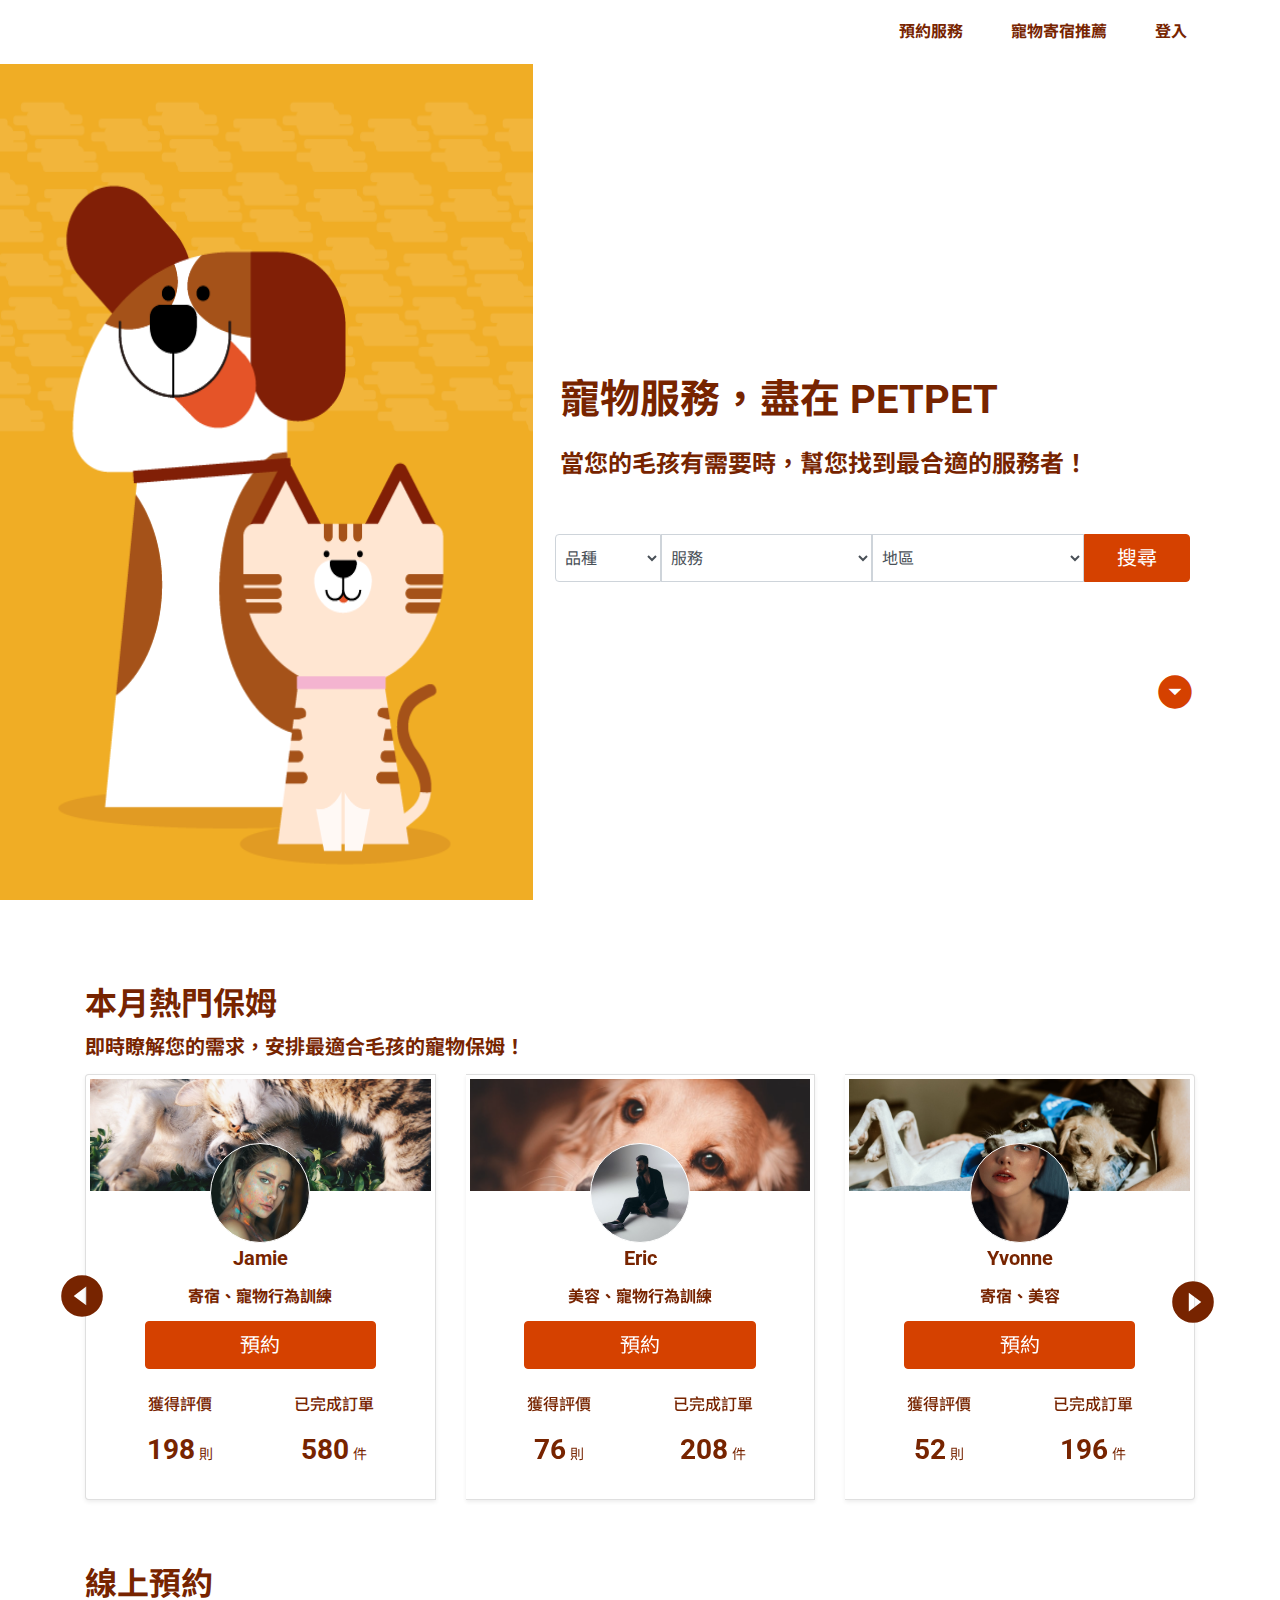
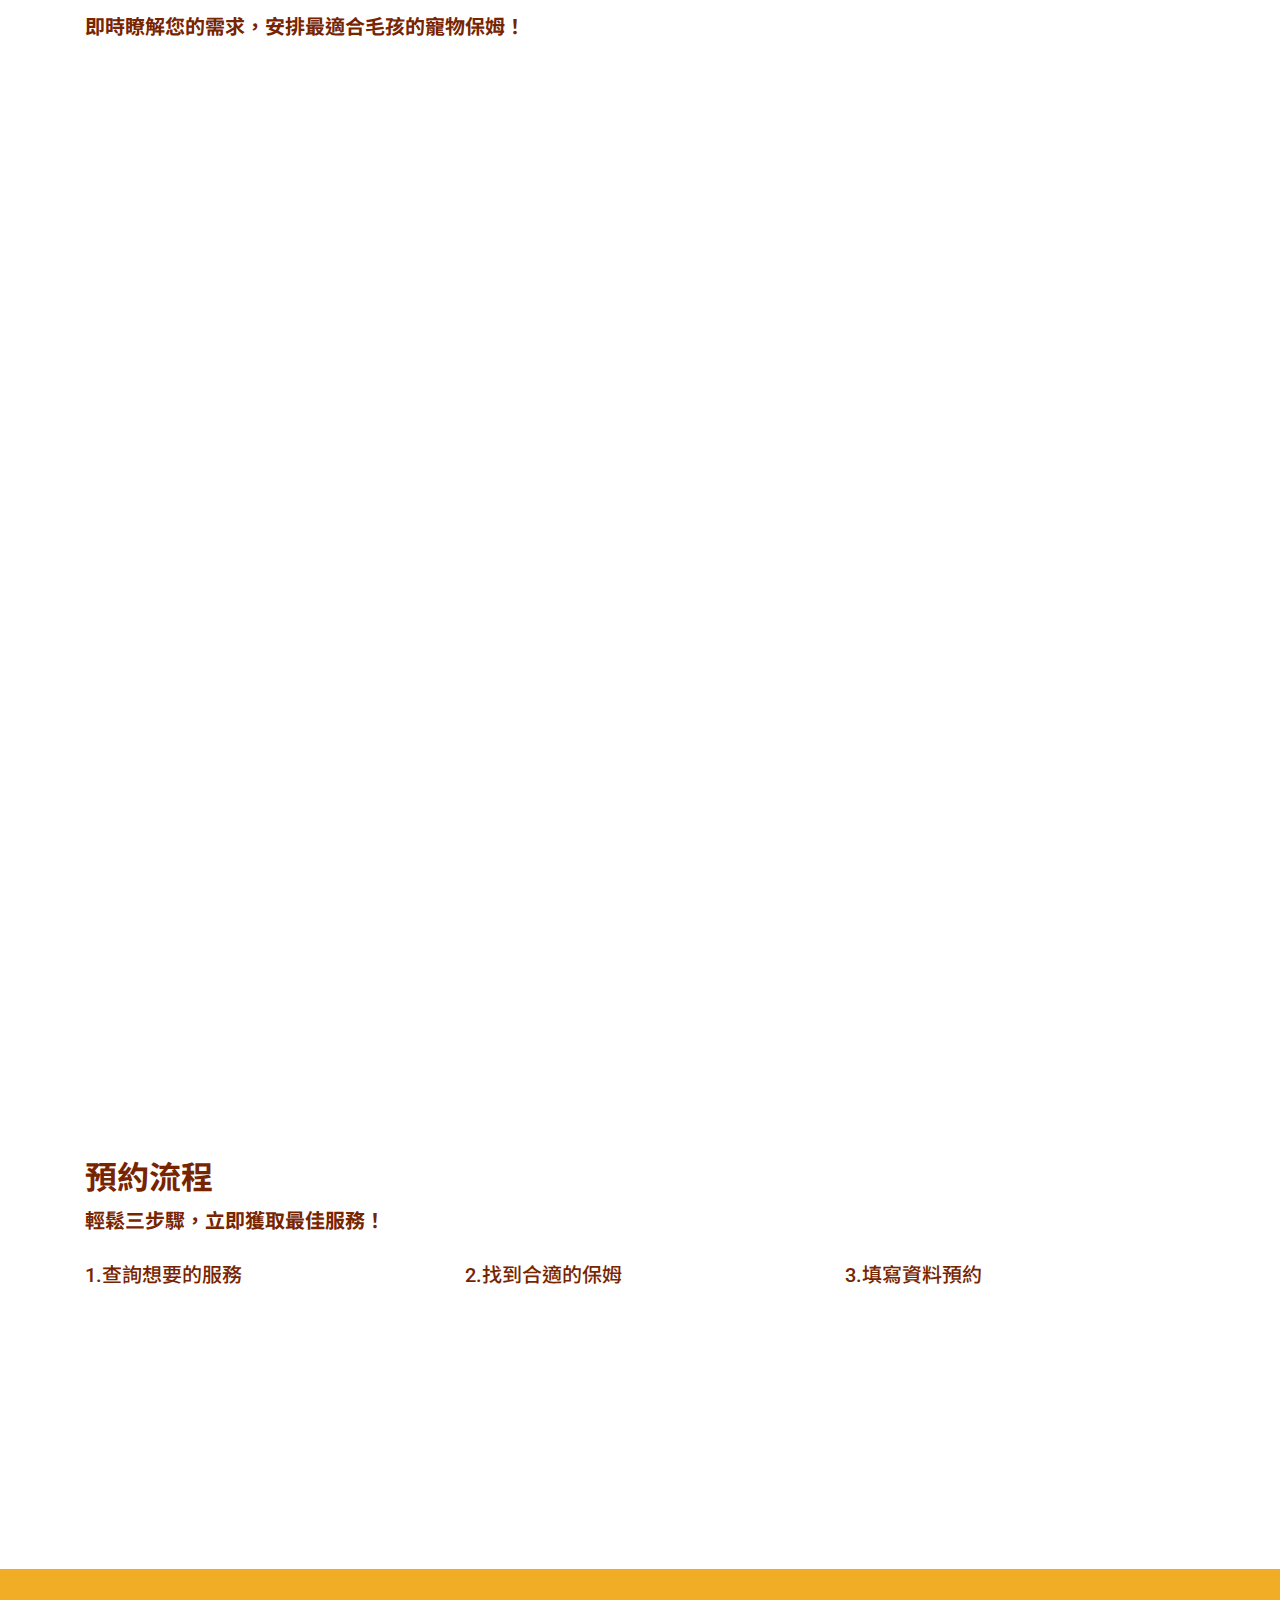
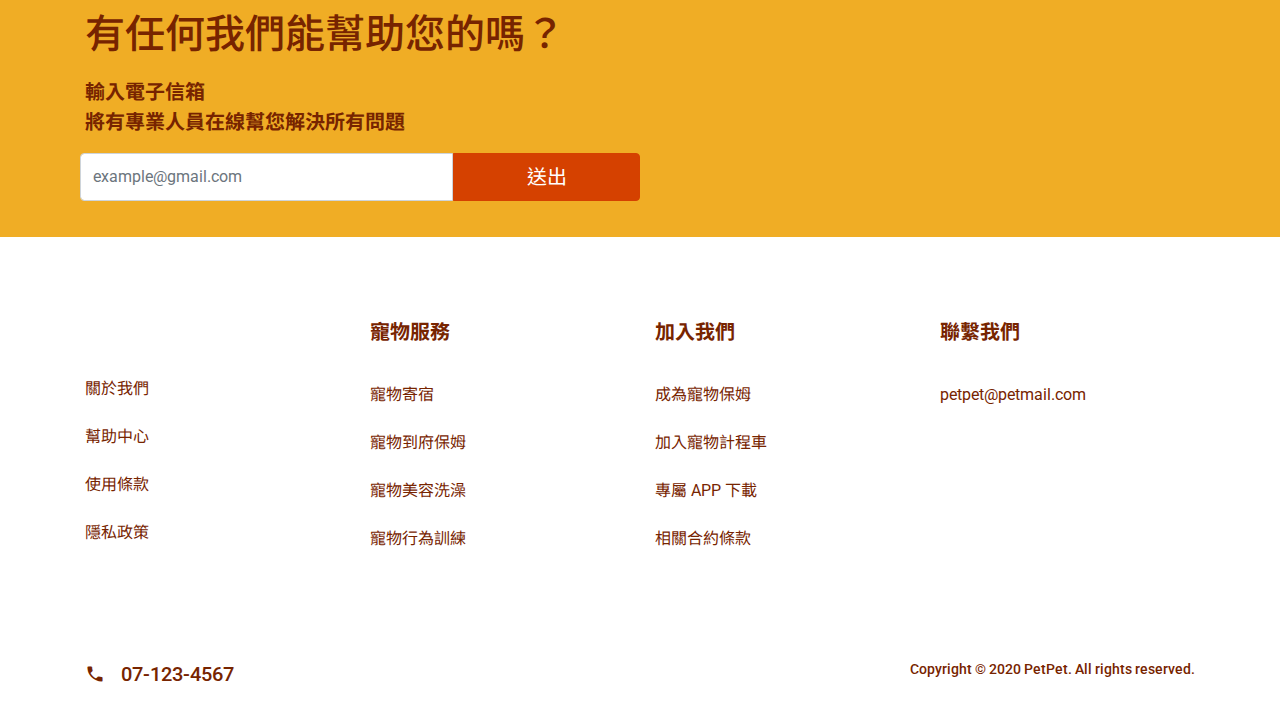
<file: index.html>
<!DOCTYPE html>
<html lang="en">

<head>
  <meta charset="UTF-8">
  <meta name="viewport" content="width=device-width, initial-scale=1.0">
  <meta http-equiv="X-UA-Compatible" content="ie=edge">
  <title>index</title>
  <link rel="stylesheet" href="https://cdnjs.cloudflare.com/ajax/libs/font-awesome/5.13.0/css/all.min.css" />
  <link href="https://fonts.googleapis.com/icon?family=Material+Icons" rel="stylesheet">
  <link rel="stylesheet" href="https://unpkg.com/aos@next/dist/aos.css"/>
  <link rel="stylesheet" href="https://unpkg.com/swiper/swiper-bundle.min.css"> 
  <link rel="stylesheet" href="./assets/style/all.css">
</head>

<body>

<nav class="navbar navbar-expand-md bg-white sticky-top px-0 py-0">
  <div class="container-md d-flex justify-content-center justify-content-md-between position-relative">
    <h1><a class="navbar-logo" href="./index.html">PETPET</a></h1>
    <button class="navbar-icon navbar-toggler position-absolute" type="button" data-toggle="collapse" data-target="#navbarContent"
      aria-controls="navbarSupportedContent" aria-expanded="false" aria-label="Toggle navigation">
      <div>
        <span class="toggler-bar toggler-bar-top"></span>
        <span class="toggler-bar toggler-bar-middle"></span>
        <span class="toggler-bar toggler-bar-bottom"></span>
      </div>
    </button>
    <div class="collapse navbar-collapse" id="navbarContent">
      <ul class="navbar-nav ml-auto">
        <li class="nav-item mr-md-9">
          <a class="nav-link h5 text-center text-success font-weight-bolder py-5 py-md-6" href="./detail.html">預約服務</a>
        </li>
        <li class="nav-item mr-md-9">
          <a class="nav-link h5 text-center text-success font-weight-bolder py-5 py-md-6" href="./service.html">寵物寄宿推薦</a>
        </li>
        
          <li class="nav-item">
    <a class="nav-link h5 text-center text-success font-weight-bolder py-5 py-md-6" href="./login.html">登入</a>
</li>
        
      </ul>
    </div>
  </div>
</nav>


<header class="position-relative d-flex mb-13">
  <div class="header-choose container-md container-fluid">
    <div class="row align-items-center">
      <div class="header-log col-lg-5 col-md-4 col-sm-7 mx-auto px-md-0 mb-4 mb-sm-7 mb-md-0">
        <img class="header-img w-100" src="./assets/images/index-1.png" alt="">
      </div>
      <div class="col-lg-7 col-md-8 offset-md-4 offset-lg-5 d-flex flex-column align-items-center align-items-md-start">
        <h2 class="header-title text-success font-weight-bolder mb-md-5 mb-3">寵物服務，盡在 PETPET</h2>
        <div class="d-md-flex d-block">
          <p class="header-text text-success font-weight-bolder mb-md-12">當您的毛孩有需要時，</p>
          <p class="header-text text-success font-weight-bolder mb-md-12 mb-sm-6 mb-4">幫您找到最合適的服務者！</p>
        </div>
        <form class="form-row flex-column align-items-center flex-md-row w-100">       
          <select id="List" class="form-l form-right-0 form-control col-md-2 col-sm-8 col-12 mb-4">
            <option selected>品種</option>
            <option>狗</option>
            <option>貓</option>
          </select>
          <select id="Service" class="form-l form-right-0 form-control col-md-4 col-sm-8 col-12 mb-4">
            <option selected>服務</option>
            <option>寵物寄宿</option>
            <option>寵物到府保姆</option>
            <option>寵物美容洗澡</option>
            <option>寵物行為訓練</option>
          </select>
          <select id="State" class="form-l form-right-0 form-control col-md-4 col-sm-8 col-12 mb-4">
            <option selected>地區</option>
            <option>前鎮區</option>
            <option>鳳山區</option>
            <option>三民區</option>
          </select>
          <button type="submit" class="btn-left-0 btn btn-warning col-md-2 col-sm-8 col-12 mb-4">搜尋</button>
        </form>
        <a href="#Babysitter" class="header-top position-absolute material-icons h1 text-warning d-sm-block d-none">arrow_drop_down_circle</a>
      </div>
    </div>
  </div>
</header>

<!--- 熱門保姆 --->
<section id="Babysitter" class="baby mt-md-15 mb-11 mb-md-13 mb-lg-15">
  <div class="container text-success position-relative"> 
     <!-- Add Arrows -->
    <div class="swiper-button-next material-icons d-md-block d-none position-absolute">
      play_circle_filled
    </div>
    <div class="swiper-button-prev material-icons d-md-block d-none position-absolute">
      play_circle_filled
    </div>
    <h2 class="font-weight-bolder mb-1">本月熱門保姆</h2>
    <p class="h5 font-weight-bolder mb-4">即時瞭解您的需求，安排最適合毛孩的寵物保姆！</p>

    <!-- Swiper -->
    <div class="swiper-container">
      <div class="swiper-wrapper">
        <ul  class="swiper-slide card-group d-flex flex-md-row flex-column">
          <li class="shadow-sm card position-relative">
            <img class="baby-pic card-img-top p-1 mb-8" src="./assets/images/index-2.jpeg" alt="...">
            <img class="baby-photo position-absolute" src="./assets/images/person-1.png" alt="...">
            <div class="card-body">
              <h5 class="card-title font-weight-bolder">Jamie</h5>
              <p class="card-text h6 font-weight-bolder mb-4">寄宿、寵物行為訓練</p>
              <a href="./detail.html" class="btn btn-warning mb-7 w-75">預約</a>
              <ul class="d-flex justify-content-around">
                <li>
                  <p class="h6 mb-4">獲得評價</p>
                  <p><span class="h3 font-weight-bolder mr-1">198</span><span class="h7">則</span></p>
                </li>
                <li>
                  <p class="h6 mb-4">已完成訂單</p>
                  <p><span class="h3 font-weight-bolder mr-1">580</span><span class="h7">件</span></p>
                </li>
              </ul>
            </div>
          </li>
          <li class="shadow-sm card position-relative">
            <img class="baby-pic baby-pic-dog card-img-top p-1 mb-8" src="./assets/images/index-3.jpeg" alt="...">
            <img class="baby-photo position-absolute" src="./assets/images/person-2.png" alt="...">
            <div class="card-body">
              <h5 class="card-title font-weight-bolder">Eric</h5>
              <p class="card-text h6 font-weight-bolder mb-4">美容、寵物行為訓練</p>
              <a href="./detail.html" class="btn btn-warning mb-7 w-75">預約</a>
              <ul class="d-flex justify-content-around">
                <li>
                  <p class="h6 mb-4">獲得評價</p>
                  <p><span class="h3 font-weight-bolder mr-1">76</span><span class="h7">則</span></p>
                </li>
                <li>
                  <p class="h6 mb-4">已完成訂單</p>
                  <p><span class="h3 font-weight-bolder mr-1">208</span><span class="h7">件</span></p>
                </li>
              </ul>
            </div>
          </li>
          <li class="shadow-sm card position-relative">
            <img class="baby-pic card-img-top p-1 mb-8" src="./assets/images/index-4.jpeg" alt="...">
            <img class="baby-photo position-absolute" src="./assets/images/person-3.png" alt="...">
            <div class="card-body">
              <h5 class="card-title font-weight-bolder">Yvonne</h5>
              <p class="card-text h6 font-weight-bolder mb-4">寄宿、美容</p>
              <a href="./detail.html" class="btn btn-warning mb-7 w-75">預約</a>
              <ul class="d-flex justify-content-around">
                <li>
                  <p class="h6 mb-4">獲得評價</p>
                  <p><span class="h3 font-weight-bolder mr-1">52</span><span class="h7">則</span></p>
                </li>
                <li>
                  <p class="h6 mb-4">已完成訂單</p>
                  <p><span class="h3 font-weight-bolder mr-1">196</span><span class="h7">件</span></p>
                </li>
              </ul>
            </div>
          </li>
        </ul>
      </div>
    </div>
  </div>
</section>

<!--- 線上預約 --->
<section class="mb-lg-15 mb-md-13 mb-11">
  <div class="container-md container-fluid text-success">
    <h2 class="font-weight-bolder mb-1">線上預約</h2>
    <p class="h5 font-weight-bolder mb-4">即時瞭解您的需求，安排最適合毛孩的寵物保姆！</p>
    <ul class="menu d-sm-flex">
      <li class="menu__link mr-sm-2 position-relative mb-2" data-aos="fade-up" data-aos-offset="200" data-aos-duration="500" data-aos-delay="0">
        <div class="menu__pic--1 radius-m"></div>
        <a href="service.html" class="menu__text w-100 font-weight-bolder text-white h4 d-flex align-items-center justify-content-center radius-m">寵物寄宿</a>
      </li>
      <li class="menu__link mr-sm-2 position-relative mb-2" data-aos="fade-up" data-aos-offset="200" data-aos-duration="500" data-aos-delay="150">
        <div class="menu__pic--2 radius-m"></div>
        <a href="service.html" class="menu__text w-100 font-weight-bolder text-white h4 d-flex align-items-center justify-content-center radius-m">寵物美容</a>
      </li>
      <li class="menu__link--m mr-sm-2 mb-2" data-aos="fade-up" data-aos-offset="200" data-aos-duration="500" data-aos-delay="300">
        <div class="menu__pic--3 radius-m mb-md-2 position-relative mb-2">
          <a href="service.html" class="menu__text w-100 font-weight-bolder text-white h4 d-flex align-items-center justify-content-center radius-m">到府照顧</a>
        </div>
        <div class="menu__pic--4 radius-m position-relative">
          <a href="service.html" class="menu__text w-100 font-weight-bolder text-white h4 d-flex align-items-center justify-content-center radius-m">遛狗保姆</a>
        </div>
      </li>
      <li class="menu__link position-relative mb-2" data-aos="fade-up" data-aos-offset="200" data-aos-duration="500" data-aos-delay="450">
        <div class="menu__pic--5 radius-m"></div>
        <a href="service.html" class="menu__text w-100 font-weight-bolder text-white h4 d-flex align-items-center justify-content-center radius-m">行為訓練</a>
      </li>
    </ul>
  </div>
</section>

<!--- 寵物數量 --->
<section class="banner mb-lg-15 mb-md-13 mb-11">
  <div class="container-md container-fluid h-100 pt-14 pt-md-0">
    <div class="text-white d-flex flex-column justify-content-md-center h-100"> 
      <p2 class="num-title font-weight-bolder align-self-center align-self-md-start">PETPET目前已有</p2>
      <ul class="row mt-12 mt-md-16">
        <li class="num-line col-lg-3 col-md-4 offset-md-0 col-6 offset-3 pl-sm-5 pl-md-9 position-relative mb-15">
          <p class="display5 font-weight-bolder">5278</p>
          <p class="num-text">人使用 PETPET</p>
        </li>
        <li class="num-line col-lg-3 col-md-4 offset-md-0 col-6 offset-3 pl-sm-5 pl-md-9 position-relative mb-15">
          <p class="display5 font-weight-bolder">580</p>
          <p class="num-text">人成為寵物保母</p>
        </li>
        <li class="num-line col-lg-3 col-md-4 offset-md-0 col-6 offset-3 pl-sm-5 pl-md-9 position-relative">
          <p class="display5 font-weight-bolder">10000+</p>
          <p class="num-text">已完成服務</p>
        </li>
        <li class="col-3"></li>
      </ul>
    </div>
  </div>
</section>

<!--- 預約流程 --->
<section class="container-md container-fluid text-success mb-lg-15 mb-13">
  <h2 class="font-weight-bolder mb-1">預約流程</h2>
  <p class="h5 font-weight-bolder mb-7">輕鬆三步驟，立即獲取最佳服務！</p>
  <ul class="row flex-sm-row flex-column">
    <li class="col-sm-4 col-12 mb-9">
      <p class="h5 mb-2">1.查詢想要的服務</p>
      <img class="mx-auto" src="./assets/images/index-10.png" alt="" data-aos="flip-right" data-aos-delay="100" data-aos-duration="1000">
    </li>
    <li class="col-sm-4 col-12 mb-9">
      <p class="h5 mb-2">2.找到合適的保姆</p>
      <img class="mx-auto" src="./assets/images/index-11.png" alt="" data-aos="flip-right" data-aos-delay="150" data-aos-duration="1000">
    </li>
    <li class="col-sm-4 col-12">
      <p class="h5 mb-2">3.填寫資料預約</p>
      <img class="mx-auto" src="./assets/images/index-12.png" alt="" data-aos="flip-right" data-aos-delay="300" data-aos-duration="1000">
    </li>
  </ul>
</section>




  <div class="subscribe bg-primary">  
    <div class="container-md container-fluid text-success font-weight-bolder py-10">
        <h4 class="subscribe-title mb-4">有任何我們能幫助您的嗎？</h4>
        <form>
            <label class="subscribe-label lh-1 mb-5" for="CustomUsermail">輸入電子信箱<br> 將有專業人員在線幫您解決所有問題</label>
            <div class="form-row">
                <input type="text" class="form-right-0 form-l form-control col col-lg-4 pl-4" id="CustomUsermail" placeholder="example@gmail.com" required>
                <button class="btn-left-0 btn btn-warning col-5 col-lg-2" type="submit">送出</button>
            </div>
        </form>
    </div>
</div>
<footer class="subscribe bg-white">  
    <div class="container-md container-fluid pt-md-13 pb-8">
        <div class="row mb-md-16">
            <ul class="col-3">
                <li><h4><a class="footer-logo navbar-logo mb-md-5" href="./index.html">PETPET</a></h4></li>
                <li><a class="footer-link mb-7 d-none d-md-block" href="#">關於我們</a></li>
                <li><a class="footer-link mb-7 d-none d-md-block" href="#">幫助中心</a></li>
                <li><a class="footer-link mb-7 d-none d-md-block" href="#">使用條款</a></li>
                <li><a class="footer-link d-none d-md-block" href="#">隱私政策</a></li>
            </ul>
            <ul class="col-3 d-none d-md-block">
                <li><h4 class="h5 text-success font-weight-bolder py-6 mb-5">寵物服務</h4></li>
                <li><a class="footer-link mb-7" href="#">寵物寄宿</a></li>
                <li><a class="footer-link mb-7" href="#">寵物到府保姆</a></li>
                <li><a class="footer-link mb-7" href="#">寵物美容洗澡</a></li>
                <li><a class="footer-link" href="#">寵物行為訓練</a></li>
            </ul>
            <ul class="col-3 d-none d-md-block">
                <li><h4 class="h5 text-success font-weight-bolder py-6 mb-5">加入我們</h4></li>
                <li><a class="footer-link mb-7" href="#">成為寵物保姆</a></li>
                <li><a class="footer-link mb-7" href="#">加入寵物計程車</a></li>
                <li><a class="footer-link mb-7" href="#">專屬 APP 下載</a></li>
                <li><a class="footer-link" href="#">相關合約條款</a></li>
            </ul>
            <ul class="col-3 d-none d-md-block">
                <li><h4 class="h5 text-success font-weight-bolder py-6 mb-5">聯繫我們</h4></li>
                <li><a class="footer-link mb-7" href="mailto:petpet@petmail.com">petpet@petmail.com</a></li>
            </ul>
        </div>
        <div class="footer-tel d-flex justify-content-between">
            <a href="tel:+886-7-1234567" class="d-none d-md-block">
                <span class="material-icons h5 text-success mr-4">local_phone</span>
                <span class="h5 text-success">07-123-4567</span>
            </a>
            <h6 class="h7 text-success">Copyright © 2020 PetPet. All rights reserved.</h6>
        </div>
    </div>
</footer>




  <script src="https://code.jquery.com/jquery-3.3.1.slim.min.js"
  integrity="sha384-q8i/X+965DzO0rT7abK41JStQIAqVgRVzpbzo5smXKp4YfRvH+8abtTE1Pi6jizo"
  crossorigin="anonymous"></script>
  <script src="https://unpkg.com/aos@next/dist/aos.js"></script>
  <script src="https://unpkg.com/swiper/swiper-bundle.min.js"></script>
  <script src="./assets/js/vendors.js"></script>
  <script src="./assets/js/all.js"></script>
</body>

</html>
</file>
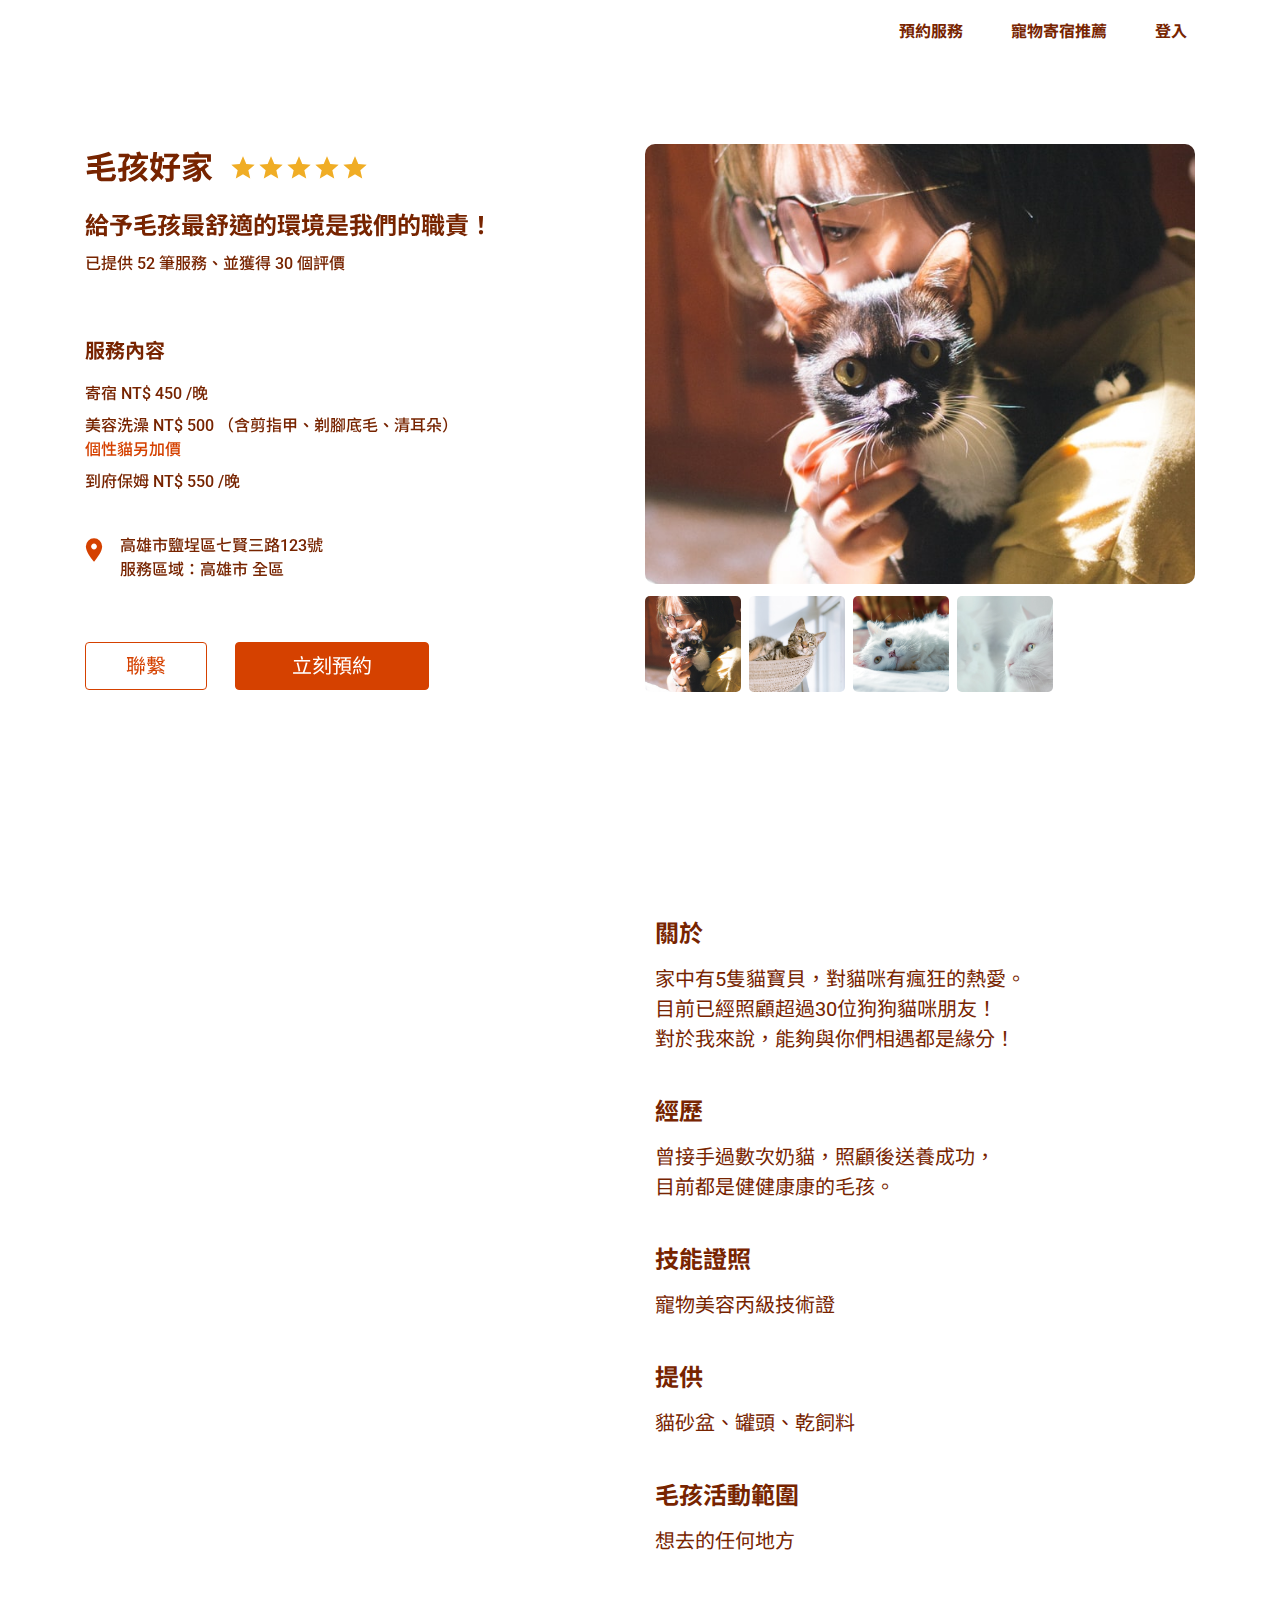
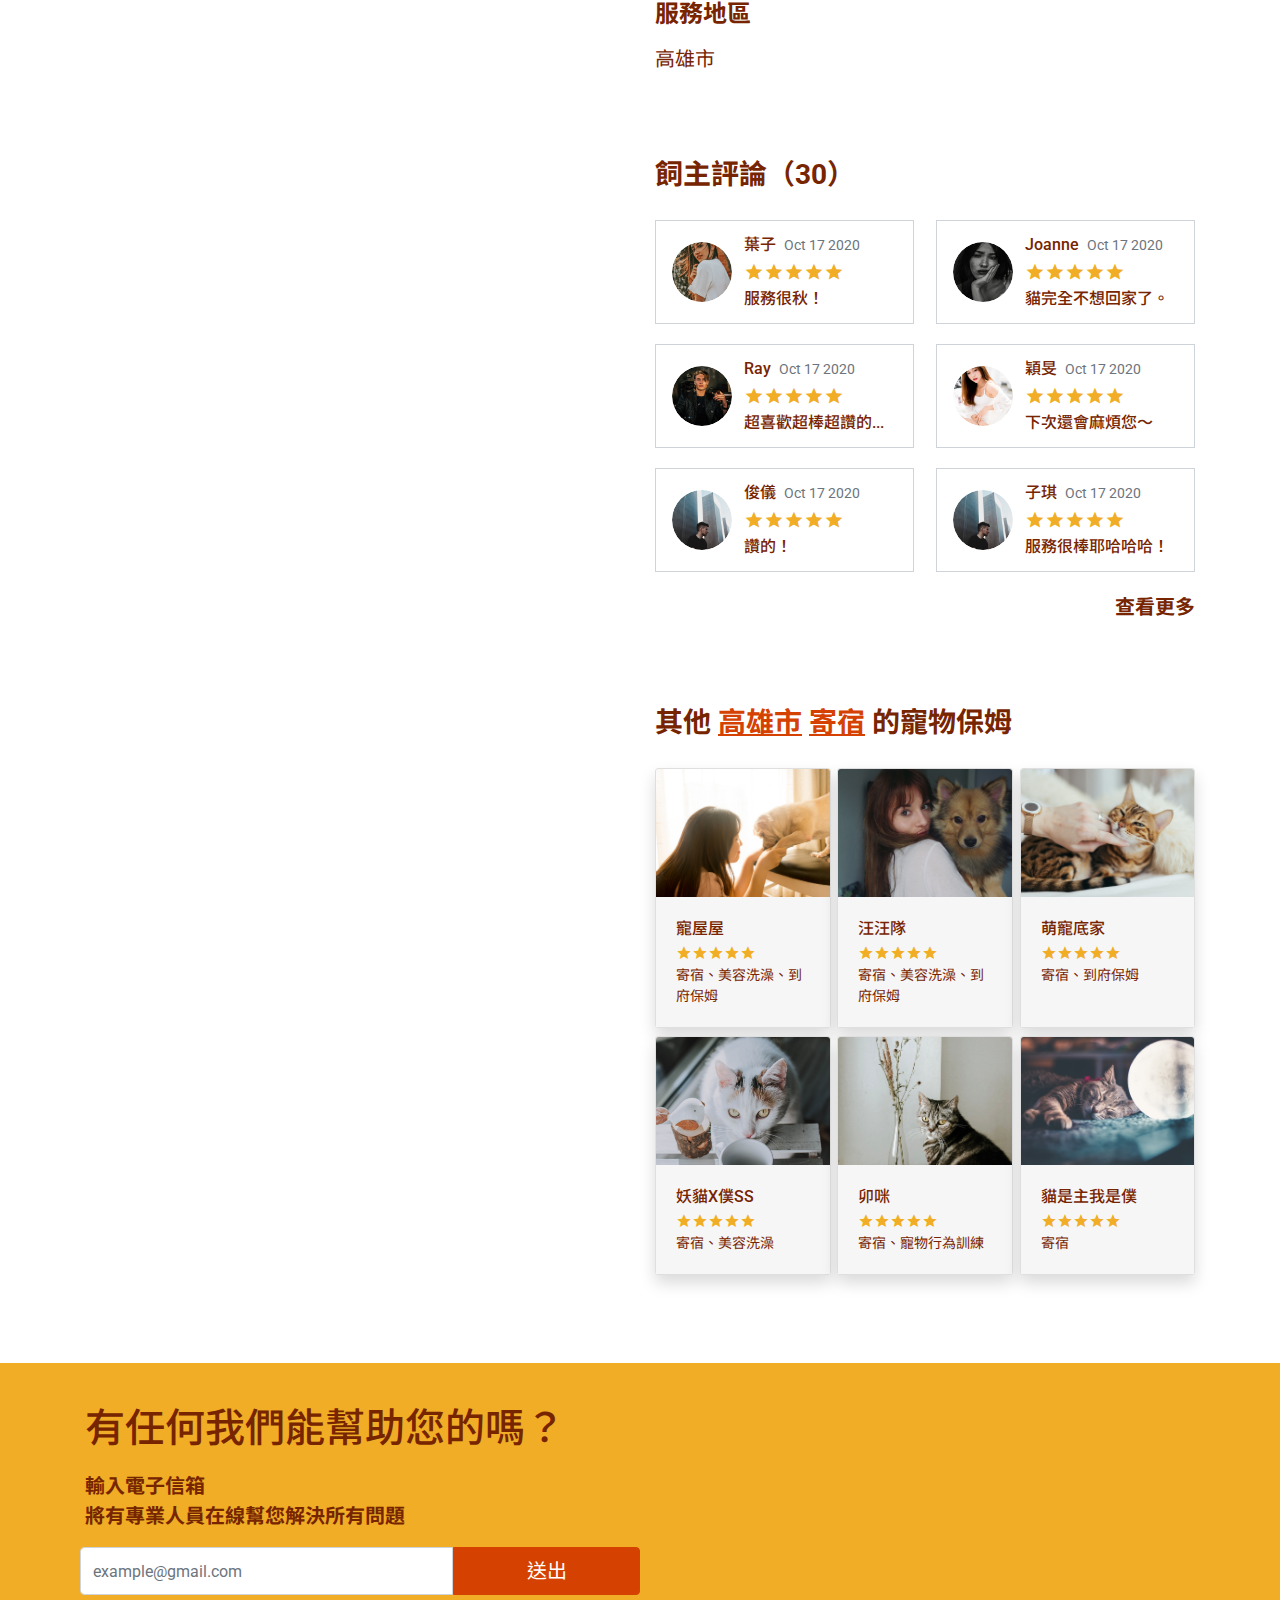
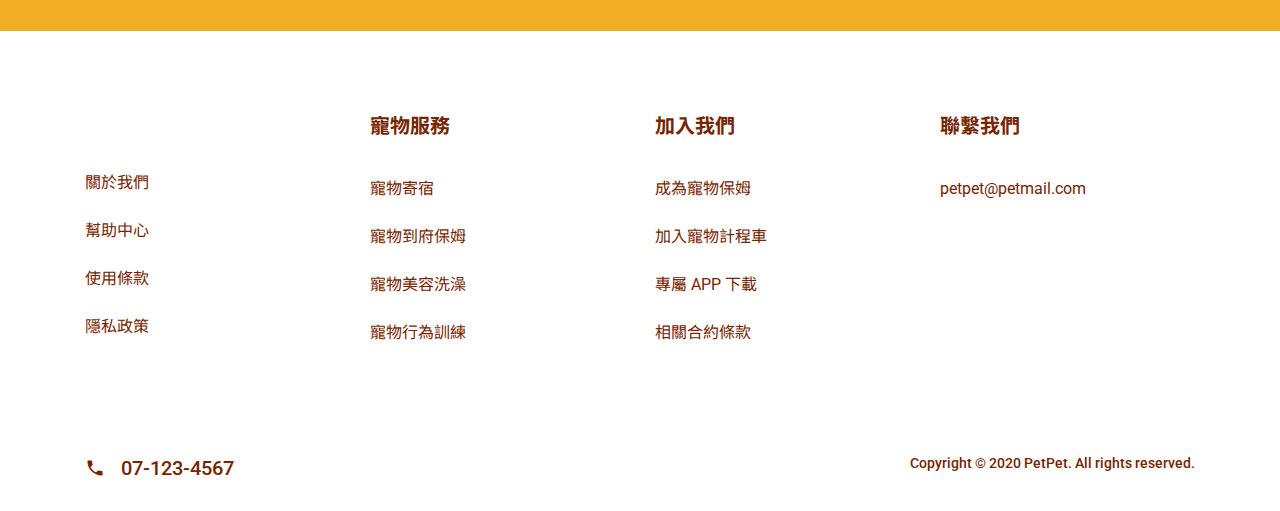
<file: detail.html>
<!DOCTYPE html>
<html lang="en">

<head>
  <meta charset="UTF-8">
  <meta name="viewport" content="width=device-width, initial-scale=1.0">
  <meta http-equiv="X-UA-Compatible" content="ie=edge">
  <title>detail</title>
  <link rel="stylesheet" href="https://cdnjs.cloudflare.com/ajax/libs/font-awesome/5.13.0/css/all.min.css" />
  <link href="https://fonts.googleapis.com/icon?family=Material+Icons" rel="stylesheet">
  <link rel="stylesheet" href="https://unpkg.com/aos@next/dist/aos.css"/>
  <link rel="stylesheet" href="https://unpkg.com/swiper/swiper-bundle.min.css"> 
  <link rel="stylesheet" href="./assets/style/all.css">
</head>

<body>

<nav class="navbar navbar-expand-md bg-white sticky-top px-0 py-0">
  <div class="container-md d-flex justify-content-center justify-content-md-between position-relative">
    <h1><a class="navbar-logo" href="./index.html">PETPET</a></h1>
    <button class="navbar-icon navbar-toggler position-absolute" type="button" data-toggle="collapse" data-target="#navbarContent"
      aria-controls="navbarSupportedContent" aria-expanded="false" aria-label="Toggle navigation">
      <div>
        <span class="toggler-bar toggler-bar-top"></span>
        <span class="toggler-bar toggler-bar-middle"></span>
        <span class="toggler-bar toggler-bar-bottom"></span>
      </div>
    </button>
    <div class="collapse navbar-collapse" id="navbarContent">
      <ul class="navbar-nav ml-auto">
        <li class="nav-item mr-md-9">
          <a class="nav-link h5 text-center text-success font-weight-bolder py-5 py-md-6" href="./detail.html">預約服務</a>
        </li>
        <li class="nav-item mr-md-9">
          <a class="nav-link h5 text-center text-success font-weight-bolder py-5 py-md-6" href="./service.html">寵物寄宿推薦</a>
        </li>
        
          <li class="nav-item">
    <a class="nav-link h5 text-center text-success font-weight-bolder py-5 py-md-6" href="./login.html">登入</a>
</li>
        
      </ul>
    </div>
  </div>
</nav>


<!---預約---->
<section class="container-md container-fluid text-success mt-md-15 position-relative mb-13 mb-lg-15">
    <div class="d-flex flex-md-row flex-column">
        <!-- Fixed -->
        <div class="detail-fixed order-2 order-md-1" data-aos="fade-right" data-aos-duration="500"> 
            <div class="d-flex align-items-center mb-md-5 mb-1">
                <h2 class="font-weight-bolder">毛孩好家</h2>
                <div><span class="material-icons h3 ml-5 align-middle text-primary">grade</span><span class="material-icons h3 align-middle text-primary">grade</span><span class="material-icons h3 align-middle text-primary">grade</span><span class="material-icons h3 align-middle text-primary">grade</span><span class="material-icons h3 align-middle text-primary">grade</span></div>
            </div>
            <h3 class="detail-title font-weight-bolder mb-lg-3 mb-4">給予毛孩最舒適的環境是我們的職責！</h3>
            <p class="h6 mb-lg-13 mb-8">已提供 52 筆服務、並獲得 30 個評價</p>
            <ul class="text-success">
                <li class="mb-lg-5 mb-4"><h4 class="h5 font-weight-bolder">服務內容</h4></li>
                <li class="h6 mb-3">寄宿 NT$ 450 /晚</li>
                <li class="h6 mb-3">
                    <p>美容洗澡 NT$ 500 （含剪指甲、剃腳底毛、清耳朵）</p>
                    <span class="text-warning">個性貓另加價</span>
                </li>
                <li class="h6 mb-lg-11 mb-8"><p>到府保姆 NT$ 550 /晚</p></li>
                <li class="d-flex mb-lg-13 mb-8">
                    <span class="h3 detail-room text-warning material-icons mr-4">room</span>
                    <p class="h6">高雄市鹽埕區七賢三路123號<br>服務區域：高雄市 全區</p>
                </li>
                <li class="d-flex">
                    <button type="button" class="h5 short-btn btn btn-outline-warning mr-md-8 mr-4">聯繫</button>
                    <button type="button" class="btn long-btn btn-warning" data-toggle="modal" data-target="#reserveStep">立刻預約</button> 
                </li>
            </ul>
        </div>
        <!-- 切換圖片 -->
        <div class="detail-carousel ml-auto d-flex justify-content-md-end justify-content-center order-1 order-md-2" data-aos="fade-left" data-aos-duration="500">
            <div class="carousel">
                <div class="carousel__item--active mb-lg-4 mb-3">
                    <img class="carousel__item radius-m" src="./assets/images/homestay-3.jpeg">
                </div>
                <div class="carousel__inner d-flex">
                    <a class="mr-lg-3 mr-2" href="./assets/images/homestay-3.jpeg">
                        <img class="carousel__item radius-s" src="./assets/images/homestay-3.jpeg">
                    </a>  
                    <a class="mr-lg-3 mr-2" href="./assets/images/index-5.jpeg">
                        <img class="carousel__item radius-s" src="./assets/images/index-5.jpeg">
                    </a>
                    <a class="mr-lg-3 mr-2" href="./assets/images/detail-1.jpeg">
                        <img class="carousel__item radius-s" src="./assets/images/detail-1.jpeg">
                    </a>
                    <a href="./assets/images/detail2.jpeg">
                        <img class="carousel__item radius-s" src="./assets/images/detail2.jpeg">
                    </a>
                </div>
            </div>
        </div>
    </div>
    <div class="row flex-lg-row-reverse mt-md-13 mt-11">
        <div class="col-lg-6 col-12">
            <ul class="detail-about mb-lg-15 mb-md-13 mb-11">
                <li>
                    <h3 class="h4 font-weight-bolder mb-4">關於</h3>
                    <p class="detail-about-text mb-lg-11 mb-md-8 mb-6">家中有5隻貓寶貝，對貓咪有瘋狂的熱愛。<br> 目前已經照顧超過30位狗狗貓咪朋友！<br>對於我來說，能夠與你們相遇都是緣分！</p>
                </li>
                <li>
                    <h3 class="h4 font-weight-bolder mb-4">經歷</h3>
                    <p class="detail-about-text mb-lg-11 mb-md-8 mb-6">曾接手過數次奶貓，照顧後送養成功，<br>目前都是健健康康的毛孩。</p>
                </li>
                <li>
                    <h3 class="h4 font-weight-bolder mb-4">技能證照</h3>
                    <p class="detail-about-text mb-lg-11 mb-md-8 mb-6">寵物美容丙級技術證</p>
                </li>
                <li>
                    <h3 class="h4 font-weight-bolder mb-4">提供</h3>
                    <p class="detail-about-text mb-lg-11 mb-md-8 mb-6">貓砂盆、罐頭、乾飼料</p>
                </li>
                <li>
                    <h3 class="h4 font-weight-bolder mb-4">毛孩活動範圍</h3>
                    <p class="detail-about-text mb-lg-11 mb-md-8 mb-6">想去的任何地方</p>
                </li>
                <li>
                    <h3 class="h4 font-weight-bolder mb-4">服務地區</h3>
                    <p class="detail-about-text">高雄市</p>
                </li>
            </ul>
            <!--- 飼主評論card-main --->
            <h3 class="font-weight-bolder mb-7">飼主評論（30）</h3>
            <ul class="d-flex justify-content-between flex-wrap">
                <li class="detail-media media border border-lgray d-flex flex-row align-items-center mb-6">
                    <img src="./assets/images/person-4.png" class="media-img-left mr-6 mr-lg-0" alt="...">
                    <div class="media-body p-4"> 
                        <div class="d-flex flex-xl-row flex-column align-items-xl-center">
                            <h5 class="h6">葉子</h5>
                            <span class="h7 ml-xl-3 text-secondary">Oct 17 2020</span>
                        </div>
                        <div><span class="material-icons h5 text-primary">grade</span><span class="material-icons h5 text-primary">grade</span><span class="material-icons h5 text-primary">grade</span><span class="material-icons h5 text-primary">grade</span><span class="material-icons h5 text-primary">grade</span></div>
                        <p class="h6">服務很秋！</p>
                    </div>
                </li>    
                <li class="detail-media media border border-lgray d-flex flex-row align-items-center mb-6">
                    <img src="./assets/images/person-5.png" class="media-img-left mr-6 mr-lg-0" alt="...">
                    <div class="media-body p-4"> 
                        <div class="d-flex flex-xl-row flex-column align-items-xl-center">
                            <h5 class="h6">Joanne</h5>
                            <span class="h7 ml-xl-3 text-secondary">Oct 17 2020</span>
                        </div>
                        <div><span class="material-icons h5 text-primary">grade</span><span class="material-icons h5 text-primary">grade</span><span class="material-icons h5 text-primary">grade</span><span class="material-icons h5 text-primary">grade</span><span class="material-icons h5 text-primary">grade</span></div>
                        <p class="h6">貓完全不想回家了。</p>
                    </div>
                </li> 
                <li class="detail-media media border border-lgray d-flex flex-row align-items-center mb-6">
                    <img src="./assets/images/person-6.png" class="media-img-left mr-6 mr-lg-0" alt="...">
                    <div class="media-body p-4"> 
                        <div class="d-flex flex-xl-row flex-column align-items-xl-center">
                            <h5 class="h6">Ray</h5>
                            <span class="h7 ml-xl-3 text-secondary">Oct 17 2020</span>
                        </div>
                        <div><span class="material-icons h5 text-primary">grade</span><span class="material-icons h5 text-primary">grade</span><span class="material-icons h5 text-primary">grade</span><span class="material-icons h5 text-primary">grade</span><span class="material-icons h5 text-primary">grade</span></div>
                        <p class="h6">超喜歡超棒超讚的...</p>
                    </div>
                </li> 
                <li class="detail-media media border border-lgray d-flex flex-row align-items-center mb-6">
                    <img src="./assets/images/person-7.png" class="media-img-left mr-6 mr-lg-0" alt="...">
                    <div class="media-body p-4"> 
                        <div class="d-flex flex-xl-row flex-column align-items-xl-center">
                            <h5 class="h6">穎旻</h5>
                            <span class="h7 ml-xl-3 text-secondary">Oct 17 2020</span>
                        </div>
                        <div><span class="material-icons h5 text-primary">grade</span><span class="material-icons h5 text-primary">grade</span><span class="material-icons h5 text-primary">grade</span><span class="material-icons h5 text-primary">grade</span><span class="material-icons h5 text-primary">grade</span></div>
                        <p class="h6">下次還會麻煩您～</p>
                    </div>
                </li> 
                <li class="detail-media media border border-lgray d-flex flex-row align-items-center mb-6">
                    <img src="./assets/images/person-8.png" class="media-img-left mr-6 mr-lg-0" alt="...">
                    <div class="media-body p-4"> 
                        <div class="d-flex flex-xl-row flex-column align-items-xl-center">
                            <h5 class="h6">俊儀</h5>
                            <span class="h7 ml-xl-3 text-secondary">Oct 17 2020</span>
                        </div>
                        <div><span class="material-icons h5 text-primary">grade</span><span class="material-icons h5 text-primary">grade</span><span class="material-icons h5 text-primary">grade</span><span class="material-icons h5 text-primary">grade</span><span class="material-icons h5 text-primary">grade</span></div>
                        <p class="h6">讚的！</p>
                    </div>
                </li> 
                <li class="detail-media media border border-lgray d-flex flex-row align-items-center mb-6">
                    <img src="./assets/images/person-8.png" class="media-img-left mr-6 mr-lg-0" alt="...">
                    <div class="media-body p-4"> 
                        <div class="d-flex flex-xl-row flex-column align-items-xl-center">
                            <h5 class="h6">子琪</h5>
                            <span class="h7 ml-xl-3 text-secondary">Oct 17 2020</span>
                        </div>
                        <div><span class="material-icons h5 text-primary">grade</span><span class="material-icons h5 text-primary">grade</span><span class="material-icons h5 text-primary">grade</span><span class="material-icons h5 text-primary">grade</span><span class="material-icons h5 text-primary">grade</span></div>
                        <p class="h6">服務很棒耶哈哈哈！</p>
                    </div>
                </li>    
            </ul>
            <a href="#" class="h5 text-success font-weight-bolder text-right mb-lg-15 mb-md-13 mb-11">查看更多</a>
            <!--- 高雄市的寵物保姆 --->
            <h3 class="font-weight-bolder mb-7">其他 <u class="text-warning">高雄市</u> <u class="text-warning">寄宿</u> 的寵物保姆</h3>
            <ul class="d-flex justify-content-between flex-wrap">  
                <li class="homestay-card shadow card mb-lg-3 mb-md-5 mb-4">
                    <img src="./assets/images/homestay-2.jpeg" class="homestay-pic card-img-top" alt="...">
                    <div class="card-body bg-gray">
                        <h5 class="card-title h6">寵屋屋</h5>
                        <div><span class="material-icons h6 text-primary">grade</span><span class="material-icons h6 text-primary">grade</span><span class="material-icons h6 text-primary">grade</span><span class="material-icons h6 text-primary">grade</span><span class="material-icons h6 text-primary">grade</span></div>
                        <p class="card-text h7">寄宿、美容洗澡、到府保姆</p>
                    </div>
                    <div class="card-footer bg-white d-flex justify-content-between d-block d-md-none py-0 px-0">
                        <button type="button" class="btn-text btn btn-outline-success w-50 border-0">聯繫</button>
                        <button type="button" class="btn-text btn btn-outline-warning w-50 border-0">預約</button>
                    </div>
                </li>    
                <li class="homestay-card shadow card mb-lg-3 mb-md-5 mb-4">
                    <img src="./assets/images/homestay-6.jpeg" class="homestay-pic card-img-top" alt="...">
                    <div class="card-body bg-gray">
                        <h5 class="card-title h6">汪汪隊</h5>
                        <div><span class="material-icons h6 text-primary">grade</span><span class="material-icons h6 text-primary">grade</span><span class="material-icons h6 text-primary">grade</span><span class="material-icons h6 text-primary">grade</span><span class="material-icons h6 text-primary">grade</span></div>
                        <p class="card-text h7">寄宿、美容洗澡、到府保姆</p>
                    </div>
                    <div class="card-footer bg-white d-flex justify-content-between d-block d-md-none py-0 px-0">
                        <button type="button" class="btn-text btn btn-outline-success w-50 border-0">聯繫</button>
                        <button type="button" class="btn-text btn btn-outline-warning w-50 border-0">預約</button>
                    </div>
                </li>   
                <li class="homestay-card shadow card mb-lg-3 mb-md-5 mb-4">
                    <img src="./assets/images/homestay-8.jpeg" class="homestay-pic card-img-top" alt="...">
                    <div class="card-body bg-gray">
                        <h5 class="card-title h6">萌寵底家</h5>
                        <div><span class="material-icons h6 text-primary">grade</span><span class="material-icons h6 text-primary">grade</span><span class="material-icons h6 text-primary">grade</span><span class="material-icons h6 text-primary">grade</span><span class="material-icons h6 text-primary">grade</span></div>
                        <p class="card-text h7">寄宿、到府保姆</p>
                    </div>
                    <div class="card-footer bg-white d-flex justify-content-between d-block d-md-none py-0 px-0">
                        <button type="button" class="btn-text btn btn-outline-success w-50 border-0">聯繫</button>
                        <button type="button" class="btn-text btn btn-outline-warning w-50 border-0">預約</button>
                    </div>
                </li>    
                <li class="homestay-card shadow card mb-lg-3 mb-md-5 mb-4">
                    <img src="./assets/images/homestay-4.jpeg" class="homestay-pic card-img-top" alt="...">
                    <div class="card-body bg-gray">
                        <h5 class="card-title h6">妖貓X僕SS</h5>
                        <div><span class="material-icons h6 text-primary">grade</span><span class="material-icons h6 text-primary">grade</span><span class="material-icons h6 text-primary">grade</span><span class="material-icons h6 text-primary">grade</span><span class="material-icons h6 text-primary">grade</span></div>
                        <p class="card-text h7">寄宿、美容洗澡</p>
                    </div>
                    <div class="card-footer bg-white d-flex justify-content-between d-block d-md-none py-0 px-0">
                        <button type="button" class="btn-text btn btn-outline-success w-50 border-0">聯繫</button>
                        <button type="button" class="btn-text btn btn-outline-warning w-50 border-0">預約</button>
                    </div>
                </li>  
                <li class="homestay-card shadow card mb-lg-3 mb-md-5 mb-4">
                    <img src="./assets/images/homestay-7.jpeg" class="homestay-pic card-img-top" alt="...">
                    <div class="card-body bg-gray">
                        <h5 class="card-title h6">卯咪</h5>
                        <div><span class="material-icons h6 text-primary">grade</span><span class="material-icons h6 text-primary">grade</span><span class="material-icons h6 text-primary">grade</span><span class="material-icons h6 text-primary">grade</span><span class="material-icons h6 text-primary">grade</span></div>
                        <p class="card-text h7">寄宿、寵物行為訓練</p>
                    </div>
                    <div class="card-footer bg-white d-flex justify-content-between d-block d-md-none py-0 px-0">
                        <button type="button" class="btn-text btn btn-outline-success w-50 border-0">聯繫</button>
                        <button type="button" class="btn-text btn btn-outline-warning w-50 border-0">預約</button>
                    </div>
                </li>
                <li class="homestay-card shadow card mb-lg-3 mb-md-5 mb-4">
                    <img src="./assets/images/homestay-5.jpeg" class="homestay-pic card-img-top" alt="...">
                    <div class="card-body bg-gray">
                        <h5 class="card-title h6">貓是主我是僕</h5>
                        <div><span class="material-icons h6 text-primary">grade</span><span class="material-icons h6 text-primary">grade</span><span class="material-icons h6 text-primary">grade</span><span class="material-icons h6 text-primary">grade</span><span class="material-icons h6 text-primary">grade</span></div>
                        <p class="card-text h7">寄宿</p>
                    </div>
                    <div class="card-footer bg-white d-flex justify-content-between d-block d-md-none py-0 px-0">
                        <button type="button" class="btn-text btn btn-outline-success w-50 border-0">聯繫</button>
                        <button type="button" class="btn-text btn btn-outline-warning w-50 border-0">預約</button>
                    </div>
                </li>
            </ul>
        </div>
        <!--empty-->
        <div class="col-lg-6 col-12"></div>
    </div> 
</section>

<!--- Modal-1 --->
<div class="modal fade" id="reserveStep" tabindex="-1" role="dialog" aria-labelledby="reserveStep" aria-hidden="true" data-backdrop="static" style="overflow:auto">
    <div class="detail-modal modal-dialog modal-dialog-centered" role="document">
      <div class="modal-content">
        <div class="modal-body position-relative px-lg-9 px-md-13 px-7 py-lg-9 mt-lg-0 mt-md-7 py-md-13 py-7">
            <div class="d-flex flex-lg-row-reverse flex-column justify-content-between mb-lg-12 mb-md-14 mb-11">
                <!-- modal-top 毛孩好家圖片 -->
                <div class="modal-top d-flex flex-lg-column mb-md-6 mb-7 mb-lg-0 mt-md-6 mt-lg-0">
                    <div class="modal-pic mb-lg-3 mr-4 mr-md-8 mr-lg-0"><img class="img-cover" src="./assets/images/homestay-3.jpeg" alt=""></div>
                    <div class="d-flex flex-column justify-content-center">
                        <div class="d-flex flex-md-row flex-column">
                            <h5 class="text-success font-weight-bolder mr-3">毛孩好家</h5>
                            <p><span class="material-icons h5 text-primary">grade</span><span class="material-icons h5 text-primary">grade</span><span class="material-icons h5 text-primary">grade</span><span class="material-icons h5 text-primary">grade</span><span class="material-icons h5 text-primary">grade</span></p>
                        </div>
                        <div class="d-flex align-items-md-center align-items-start">
                            <span class="material-icons h3 text-warning mr-4">room</span>
                            <p class="h6 text-success font-weight-bolder">高雄市苓雅區、新興區、前鎮區</p>
                        </div>
                    </div>
                </div>
                <!-- modal-side 預約項目 -->
                <div class="modal-main">
                    <h4 class="modal-main-title text-success font-weight-bolder mb-lg-9 mb-0">預約項目</h4>
                    <!-- four box  -->
                    <ul class="d-flex justify-content-between mb-lg-8 mb-md-7 mb-8">
                        <li class="reserve-box radius-s shadow-sm d-flex align-items-center justify-content-center">     
                            <a href="#" class="reserve-icon d-flex flex-column align-items-center justify-content-center">  
                                <span class="material-icons text-primary mb-1">house</span>
                                <p class="font-weight-bolder text-success">寄宿</p>    
                            </a>       
                        </li>
                        <li class="reserve-box radius-s shadow-sm d-flex align-items-center justify-content-center">     
                            <a href="#" class="reserve-icon d-flex flex-column align-items-center justify-content-center">  
                                <span class="material-icons mb-1">wash</span>
                                <p>美容</p>    
                            </a>       
                        </li>
                        <li class="reserve-box radius-s shadow-sm d-flex align-items-center justify-content-center">     
                            <a href="#" class="reserve-icon d-flex flex-column align-items-center justify-content-center">  
                                <span class="material-icons mb-1">roofing</span>
                                <p>到府保姆</p>    
                            </a>       
                        </li>
                        <li class="reserve-box radius-s shadow-sm d-flex align-items-center justify-content-center">     
                            <a href="#" class="reserve-icon d-flex flex-column align-items-center justify-content-center">  
                                <span class="material-icons mb-1">directions_walk</span>
                                <p>遛狗保姆</p>    
                            </a>       
                        </li>
                    </ul>
                    <!-- dateForm -->
                    <form>
                        <!-- dateForm 選擇日期 -->
                        <div class="date-group form-row no-gutters flex-md-row flex-column mb-8">
                            <div class="col-md-5 col-12">
                                <label for="inputDate">選擇日期</label>
                                <div class="oneday d-flex align-items-center mb-3 mb-md-0 w-100">
                                    <input type="date" class="form-control" id="inputDate">
                                    <span class="ml-3">至</span>
                                </div>
                            </div>
                            <div class="col-md-7 col-12 d-flex align-items-end">
                                <div class="nextday d-flex align-items-center w-100">
                                    <input type="date" class="form-control" id="secondDate">
                                    <span class="ml-3">共一晚</span>
                                </div>
                            </div>
                        </div>
                        <!-- form 毛孩數量 -->
                        <div class="pet-form form-row mx-0">
                            <div class="col-md-5 col-8 d-flex px-0">
                                <div class="pet-num mr-4">
                                    <label class="my-1 mr-2" for="petNum">毛孩數量</label>
                                    <select class="custom-select my-1 mr-sm-2" id="petNum">
                                        <option selected>1 隻</option>
                                        <option value="2 隻">2 隻</option>
                                        <option value="3 隻">3 隻</option>
                                    </select>
                                </div>
                                <div class="pet-name mr-4">
                                    <label class="my-1 mr-2" for="petName">您的毛孩是</label>
                                    <select class="custom-select my-1 mr-sm-2" id="petName">
                                        <option selected>貓</option>
                                        <option value="狗">狗</option>
                                    </select>
                                </div>
                            </div>
                            <div class="col-md-3 col-4 px-0">
                                <label class="my-1 mr-2" for="petOld">年齡</label>
                                <select class="custom-select my-1 mr-sm-2" id="petOld">
                                    <option selected>1 歲</option>
                                    <option value="2 歲">2 歲</option>
                                    <option value="3 歲">3 歲</option>
                                </select>
                            </div>
                        </div>
                    </form>
                </div>
            </div>
            <!-- timeline & btn -->
            <div class="d-flex flex-lg-row flex-column justify-content-lg-between">
                <div class="modal-timeline mb-md-15 mb-lg-0">
                    <ul class="row no-gutters timeline-section bg-warning w-100">
                        <li class="col-4">
                            <div class="timeline-pointer d-flex justify-content-center">
                              <p class="h6 p-4 text-dark font-weight-bolder">預約項目</p>
                            </div>
                        </li>
                        <li class="col-4">
                            <div class="timeline-pointer d-flex justify-content-center">
                              <p class="h6 p-4 text-secondary">預約資料</p>
                            </div>
                        </li>
                        <li class="col-4">
                            <div class="timeline-pointer d-flex justify-content-center">
                              <p class="h6 p-4 text-secondary">付款資訊</p>
                            </div>
                        </li>
                    </ul>
                </div>
                <div class="modal-btn d-flex flex-column">
                    <a href="#" class="h5 text-warning text-center d-block d-md-none mb-4" data-dismiss="modal">返回</a>
                    <a id="modal-btn1" href="#" class="btn btn-warning btn-block ml-md-auto" data-toggle="modal" data-target="#reserveModa2">下一步</a>
                </div>
            </div>
        </div>
      </div>
    </div>
</div>

<!--- Modal-2 --->
<div class="modal fade" id="reserveData" tabindex="-1" role="dialog" aria-labelledby="reserveData" aria-hidden="true" data-backdrop="static" style="overflow:auto">
    <div class="detail-modal modal-dialog modal-dialog-centered" role="document">
      <div class="modal-content">
        <div class="modal-body position-relative px-lg-9 px-md-13 px-7 py-lg-9 mt-lg-0 mt-md-7 py-md-13 py-7">
            <div class="d-flex flex-lg-row-reverse flex-column justify-content-between mb-lg-0 mb-md-14 mb-4">
                <!-- modal-top 毛孩好家圖片 -->
                <ul class="modal-top d-flex flex-lg-column mb-md-6 mb-7 mb-lg-0 mt-md-6 mt-lg-0">
                    <li class="modal-pic mb-lg-3 mr-4 mr-md-8 mr-lg-0"><img class="img-cover" src="./assets/images/homestay-3.jpeg" alt=""></li>
                    <li class="d-flex flex-column justify-content-center">
                        <div class="d-flex flex-md-row flex-column">
                            <h5 class="text-success font-weight-bolder mr-3">毛孩好家</h5>
                            <p><span class="material-icons h5 text-primary">grade</span><span class="material-icons h5 text-primary">grade</span><span class="material-icons h5 text-primary">grade</span><span class="material-icons h5 text-primary">grade</span><span class="material-icons h5 text-primary">grade</span></p>
                        </div>
                        <div class="d-flex align-items-md-center align-items-start">
                            <span class="material-icons h3 text-warning mr-4">room</span>
                            <p class="h6 text-success font-weight-bolder">高雄市苓雅區、新興區、前鎮區</p>
                        </div>
                    </li>
                </ul>
                <!-- modal-side 預約資料 -->
                <div class="modal-main">
                    <h4 class="modal-main-title text-success font-weight-bolder mb-lg-9 mb-0">預約資料</h4>
                    <!-- client form -->
                    <form class="was-validated">
                        <div class="form-group">
                          <label for="childName">毛孩姓名</label>
                          <input type="text" class="form-control" id="childName" aria-describedby="petName" placeholder="請輸入毛孩姓名" required>
                          <div class="invalid-feedback">
                            請輸入資料
                          </div>
                        </div>
                        <div class="form-group">
                          <label for="yourName">飼主姓名</label>
                          <input type="text" class="form-control" id="yourName" placeholder="請輸入飼主姓名" required>
                        </div>
                        <div class="form-group">
                            <label for="exampleInputEmail1">Email</label>
                            <input type="email" class="form-control" id="exampleInputEmail1" aria-describedby="emailHelp" placeholder="example@gmail.com" required>
                        </div>
                        <div class="form-group">
                            <label for="InputTel">聯絡電話</label>
                            <input type="tel" class="form-control" id="InputTel" aria-describedby="InputTel" placeholder="0912-345-678" required>
                        </div>
                    </form>
                </div>
            </div>
            <!-- timeline & btn -->
            <div class="d-flex flex-lg-row flex-column justify-content-lg-between align-items-center">
                <div class="modal-timeline mb-md-15 mb-lg-0">
                    <ul class="row no-gutters timeline-section bg-warning w-100">
                        <li class="col-4">
                            <div class="timeline-pointer d-flex justify-content-center">
                              <p class="h6 p-4 text-secondary">預約項目</p>
                            </div>
                        </li>
                        <li class="col-4">
                            <div class="timeline-pointer d-flex justify-content-center">
                              <p class="h6 p-4 text-dark font-weight-bolder">預約資料</p>
                            </div>
                        </li>
                        <li class="col-4">
                            <div class="timeline-pointer d-flex justify-content-center">
                              <p class="h6 p-4 text-secondary">付款資訊</p>
                            </div>
                        </li>
                    </ul>
                </div>
                <div class="modal-btn d-flex flex-lg-column flex-md-row flex-column">
                    <a id="modal-back2" href="#" class="modal-back h5 d-flex justify-content-md-end justify-content-lg-center justify-content-center text-warning align-items-center mr-lg-0 mr-md-8 mb-4" data-toggle="modal" data-target="#reserveModal">返回</a>
                    <a id="modal-btn2" href="#" class="btn btn-warning btn-block" data-toggle="modal" data-target="#reserveModal3">下一步</a>
                </div>
            </div>
        </div>
      </div>
    </div>
</div>

<!--- Modal-3 --->
<div class="modal fade" id="reservePay" tabindex="-1" role="dialog" aria-labelledby="reservePay" aria-hidden="true" data-backdrop="static" style="overflow:auto">
    <div class="detail-modal modal-dialog modal-dialog-centered" role="document">
      <div class="modal-content">
        <div class="modal-body position-relative px-lg-9 px-md-13 px-7 py-lg-9 mt-lg-0 mt-md-7 py-md-13 py-7">
            <div class="d-flex flex-lg-row-reverse flex-column justify-content-between mb-lg-9 mb-md-14 mb-4">
                <!-- modal-top 毛孩好家圖片 -->
                <ul class="modal-top d-flex flex-lg-column mb-md-6 mb-7 mb-lg-0 mt-md-6 mt-lg-0">
                    <li class="modal-pic mb-lg-3 mr-4 mr-md-8 mr-lg-0"><img class="img-cover" src="./assets/images/homestay-3.jpeg" alt=""></li>
                    <li class="d-flex flex-column justify-content-center">
                        <div class="d-flex flex-md-row flex-column">
                            <h5 class="text-success font-weight-bolder mr-3">毛孩好家</h5>
                            <p><span class="material-icons h5 text-primary">grade</span><span class="material-icons h5 text-primary">grade</span><span class="material-icons h5 text-primary">grade</span><span class="material-icons h5 text-primary">grade</span><span class="material-icons h5 text-primary">grade</span></p>
                        </div>
                        <div class="d-flex align-items-md-center align-items-start">
                            <span class="material-icons h3 text-warning mr-4">room</span>
                            <p class="h6 text-success font-weight-bolder">高雄市苓雅區、新興區、前鎮區</p>
                        </div>
                    </li>
                </ul>
                <!-- modal-side 付款資訊 -->
                <div class="modal-main">
                    <h4 class="modal-main-title text-success font-weight-bolder mb-lg-9 mb-0">付款資訊</h4>
                    <!-- pay form -->
                    <form class="was-validated">
                        <div class="form-group">
                          <label for="payNum">信用卡帳號</label>
                          <input type="number" class="form-control" id="payNum" aria-describedby="payNum" placeholder="Xxxx-xxxx-xxxx-xxxx" required>
                          <div class="invalid-feedback">
                            請輸入有效卡號
                          </div>
                        </div>
                        <div class="form-group">
                          <label for="cardDate">有效日期</label>
                          <input type="date" class="form-control" id="cardDate" placeholder="(MM/YY)" required>
                        </div>
                        <div class="form-group mb-14 mb-md-0">
                            <label for="InputSave">安全碼</label>
                            <input type="password" class="form-control" id="InputSave" aria-describedby="InputTel" placeholder="***" required>
                        </div>
                    </form>
                </div>
            </div>
            <!-- timeline & btn -->
            <div class="d-flex flex-lg-row flex-column justify-content-lg-between align-items-center">
                <div class="modal-timeline mb-md-15 mb-lg-0">
                    <ul class="row no-gutters timeline-section bg-warning w-100">
                        <li class="col-4">
                            <div class="timeline-pointer d-flex justify-content-center">
                              <p class="h6 p-4 text-secondary">預約項目</p>
                            </div>
                        </li>
                        <li class="col-4">
                            <div class="timeline-pointer d-flex justify-content-center">
                              <p class="h6 p-4 text-secondary">預約資料</p>
                            </div>
                        </li>
                        <li class="col-4">
                            <div class="timeline-pointer d-flex justify-content-center">
                              <p class="h6 p-4 text-dark font-weight-bolder">付款資訊</p>
                            </div>
                        </li>
                    </ul>
                </div>
                <div class="modal-btn d-flex flex-lg-column flex-md-row flex-column">
                    <a id="modal-back3" href="#" class="modal-back h5 d-flex justify-content-md-end justify-content-lg-center justify-content-center text-warning align-items-center mr-lg-0 mr-md-8 mb-4" data-toggle="modal" data-target="#reserveModa2">返回</a>
                    <a id="modal-btn3" href="#" class="btn btn-warning btn-block" data-toggle="modal" data-target="#reserveModa4">下一步</a>
                </div>
            </div>
        </div>
      </div>
    </div>
</div>

<!--- Modal-4 --->
<div class="modal fade" id="reserveSuccess" tabindex="-1" role="dialog" aria-labelledby="reserveSuccess" aria-hidden="true" data-backdrop="static" style="overflow:auto">
    <div class="detail-modal modal-dialog modal-dialog-centered" role="document">
      <div class="modal-content">
        <div class="modal-body">
            <div class="four-modal row">
                <div class="col-md-6 offset-md-3 col-12">
                    <div class="h-100 d-flex flex-column align-items-center justify-content-center">
                        <div class="display-2 material-icons text-primary mb-6">pets</div>
                        <h4 class="text-success font-weight-bolder mb-4">預約成功!</h4>
                        <p class="text-success mb-11">您可以在會員頁找到您的預約資料並修改或取消預約。</p>
                        <a href="./member.html" class="btn btn-warning btn-block w-100">前往會員頁</a>
                    </div>
                </div>
            </div>
        </div>
      </div>
    </div>
</div>



  <div class="subscribe bg-primary">  
    <div class="container-md container-fluid text-success font-weight-bolder py-10">
        <h4 class="subscribe-title mb-4">有任何我們能幫助您的嗎？</h4>
        <form>
            <label class="subscribe-label lh-1 mb-5" for="CustomUsermail">輸入電子信箱<br> 將有專業人員在線幫您解決所有問題</label>
            <div class="form-row">
                <input type="text" class="form-right-0 form-l form-control col col-lg-4 pl-4" id="CustomUsermail" placeholder="example@gmail.com" required>
                <button class="btn-left-0 btn btn-warning col-5 col-lg-2" type="submit">送出</button>
            </div>
        </form>
    </div>
</div>
<footer class="subscribe bg-white">  
    <div class="container-md container-fluid pt-md-13 pb-8">
        <div class="row mb-md-16">
            <ul class="col-3">
                <li><h4><a class="footer-logo navbar-logo mb-md-5" href="./index.html">PETPET</a></h4></li>
                <li><a class="footer-link mb-7 d-none d-md-block" href="#">關於我們</a></li>
                <li><a class="footer-link mb-7 d-none d-md-block" href="#">幫助中心</a></li>
                <li><a class="footer-link mb-7 d-none d-md-block" href="#">使用條款</a></li>
                <li><a class="footer-link d-none d-md-block" href="#">隱私政策</a></li>
            </ul>
            <ul class="col-3 d-none d-md-block">
                <li><h4 class="h5 text-success font-weight-bolder py-6 mb-5">寵物服務</h4></li>
                <li><a class="footer-link mb-7" href="#">寵物寄宿</a></li>
                <li><a class="footer-link mb-7" href="#">寵物到府保姆</a></li>
                <li><a class="footer-link mb-7" href="#">寵物美容洗澡</a></li>
                <li><a class="footer-link" href="#">寵物行為訓練</a></li>
            </ul>
            <ul class="col-3 d-none d-md-block">
                <li><h4 class="h5 text-success font-weight-bolder py-6 mb-5">加入我們</h4></li>
                <li><a class="footer-link mb-7" href="#">成為寵物保姆</a></li>
                <li><a class="footer-link mb-7" href="#">加入寵物計程車</a></li>
                <li><a class="footer-link mb-7" href="#">專屬 APP 下載</a></li>
                <li><a class="footer-link" href="#">相關合約條款</a></li>
            </ul>
            <ul class="col-3 d-none d-md-block">
                <li><h4 class="h5 text-success font-weight-bolder py-6 mb-5">聯繫我們</h4></li>
                <li><a class="footer-link mb-7" href="mailto:petpet@petmail.com">petpet@petmail.com</a></li>
            </ul>
        </div>
        <div class="footer-tel d-flex justify-content-between">
            <a href="tel:+886-7-1234567" class="d-none d-md-block">
                <span class="material-icons h5 text-success mr-4">local_phone</span>
                <span class="h5 text-success">07-123-4567</span>
            </a>
            <h6 class="h7 text-success">Copyright © 2020 PetPet. All rights reserved.</h6>
        </div>
    </div>
</footer>




  <script src="https://code.jquery.com/jquery-3.3.1.slim.min.js"
  integrity="sha384-q8i/X+965DzO0rT7abK41JStQIAqVgRVzpbzo5smXKp4YfRvH+8abtTE1Pi6jizo"
  crossorigin="anonymous"></script>
  <script src="https://unpkg.com/aos@next/dist/aos.js"></script>
  <script src="https://unpkg.com/swiper/swiper-bundle.min.js"></script>
  <script src="./assets/js/vendors.js"></script>
  <script src="./assets/js/all.js"></script>
</body>

</html>
</file>
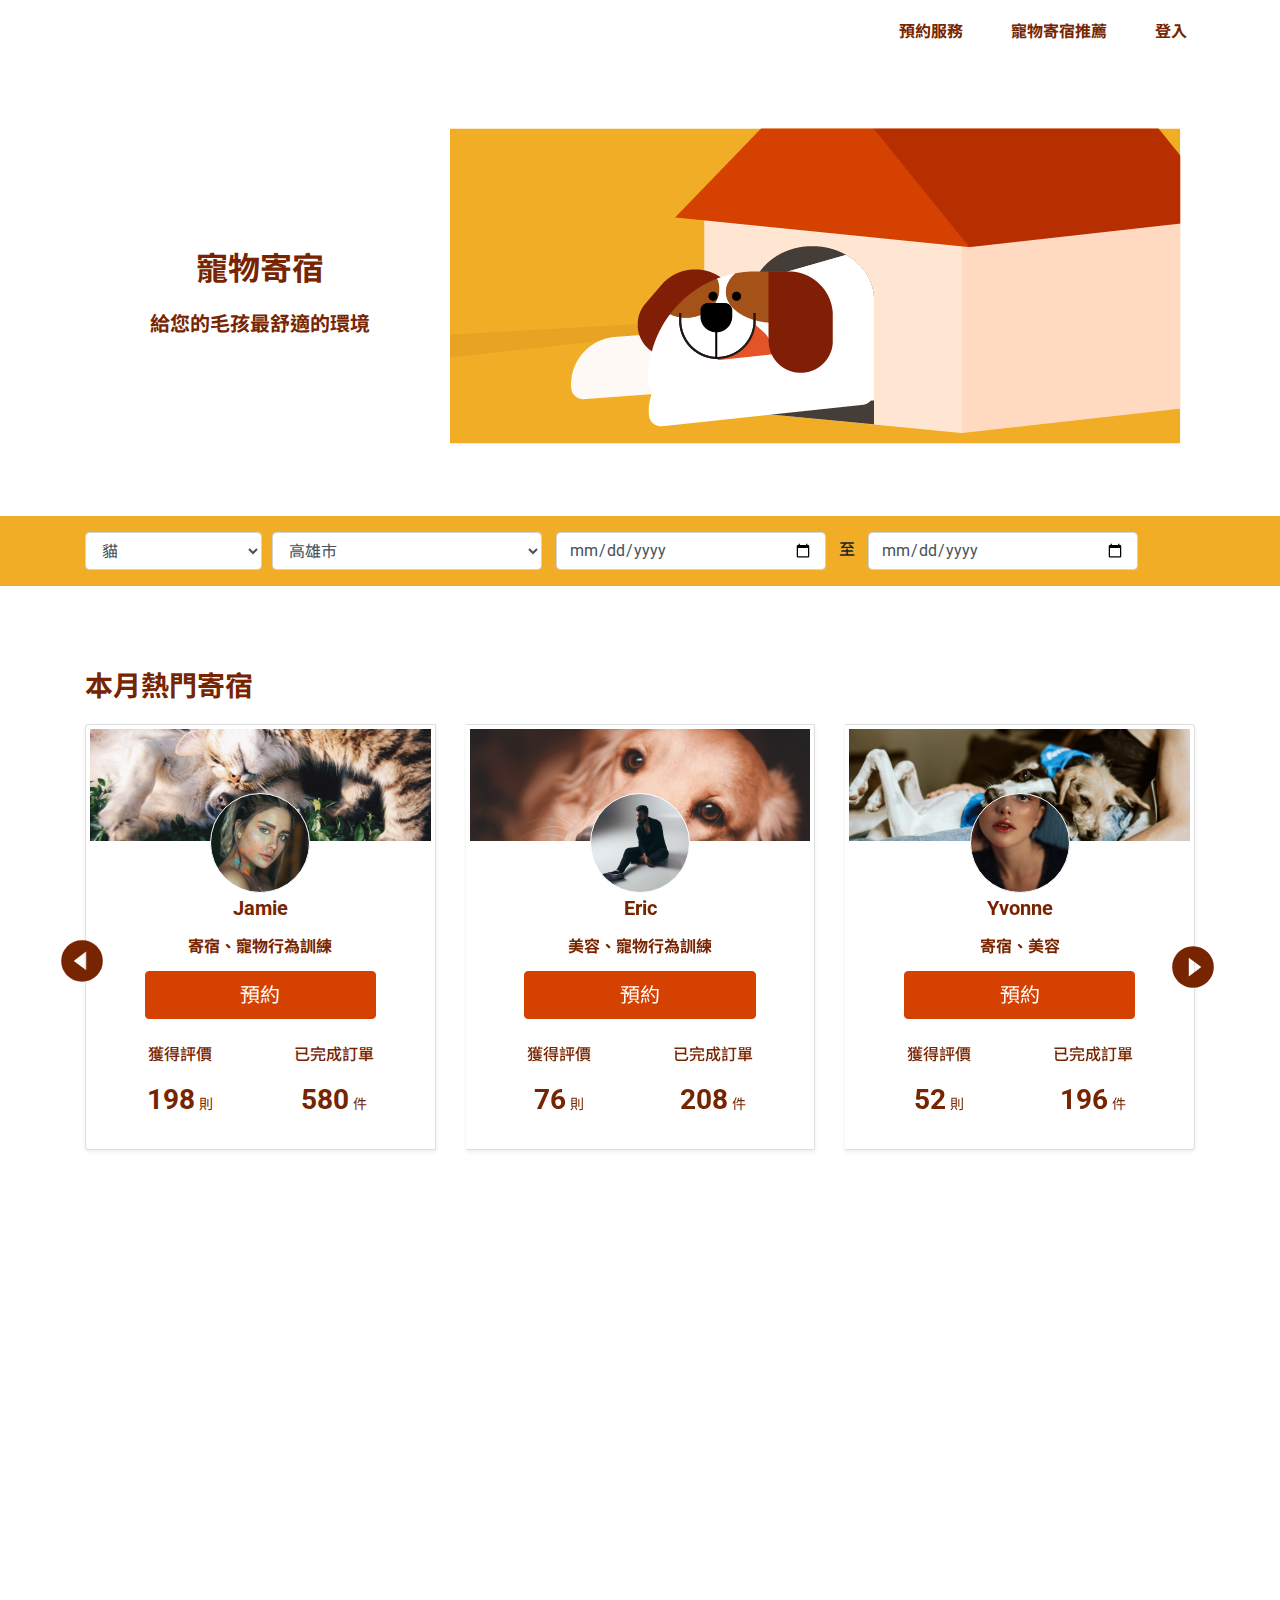
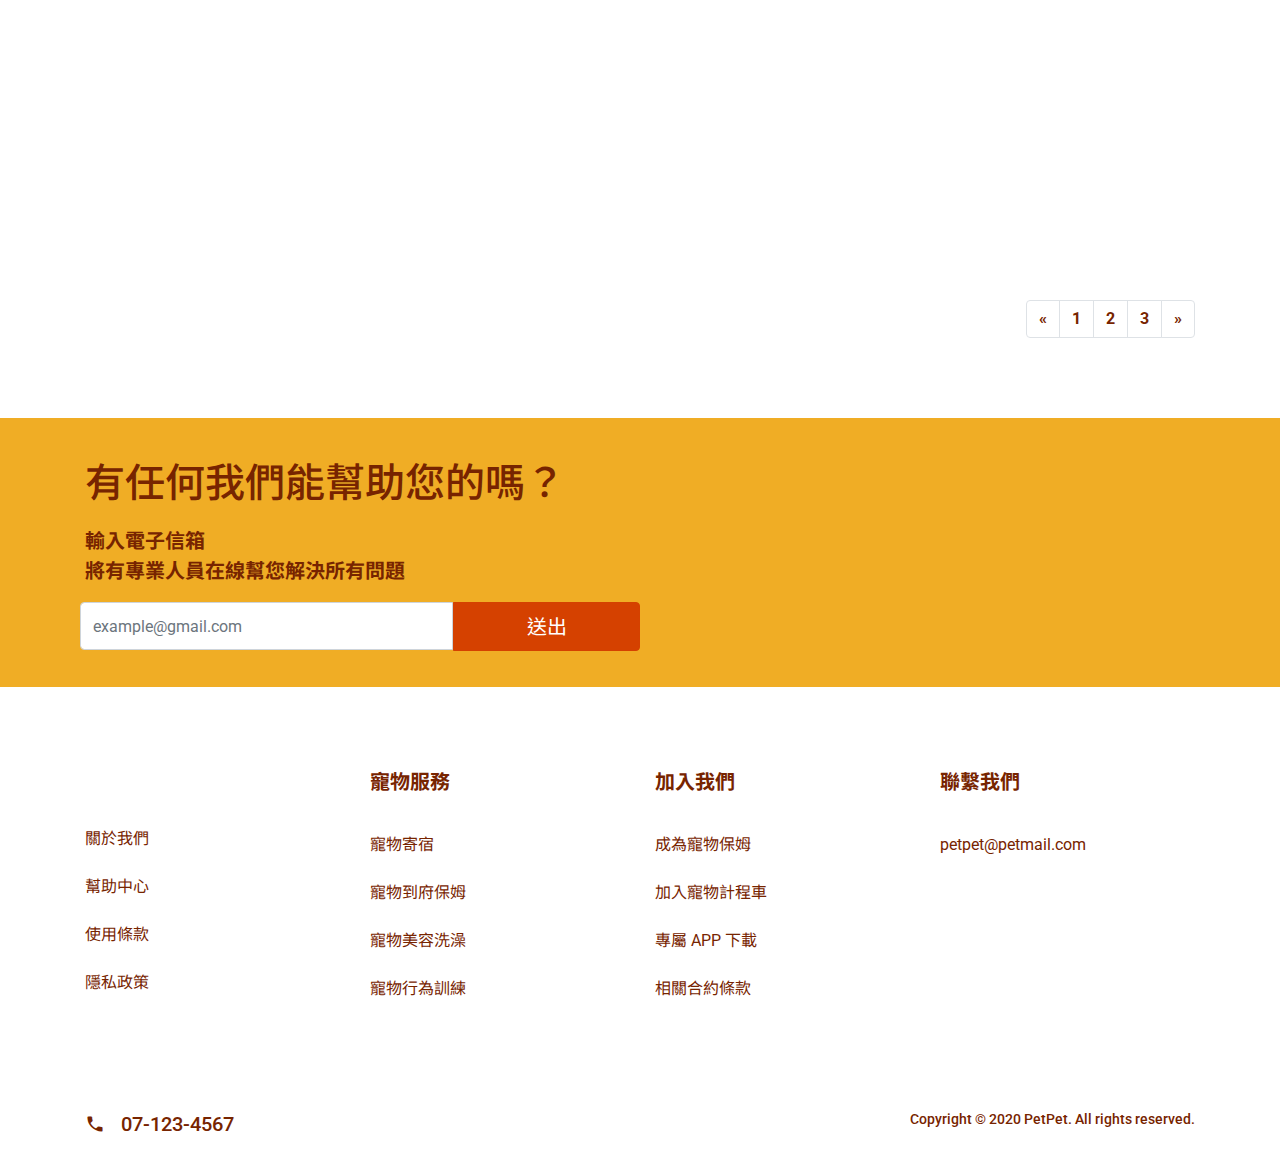
<file: service.html>
<!DOCTYPE html>
<html lang="en">

<head>
  <meta charset="UTF-8">
  <meta name="viewport" content="width=device-width, initial-scale=1.0">
  <meta http-equiv="X-UA-Compatible" content="ie=edge">
  <title>寵物寄宿</title>
  <link rel="stylesheet" href="https://cdnjs.cloudflare.com/ajax/libs/font-awesome/5.13.0/css/all.min.css" />
  <link href="https://fonts.googleapis.com/icon?family=Material+Icons" rel="stylesheet">
  <link rel="stylesheet" href="https://unpkg.com/aos@next/dist/aos.css"/>
  <link rel="stylesheet" href="https://unpkg.com/swiper/swiper-bundle.min.css"> 
  <link rel="stylesheet" href="./assets/style/all.css">
</head>

<body>

<nav class="navbar navbar-expand-md bg-white sticky-top px-0 py-0">
  <div class="container-md d-flex justify-content-center justify-content-md-between position-relative">
    <h1><a class="navbar-logo" href="./index.html">PETPET</a></h1>
    <button class="navbar-icon navbar-toggler position-absolute" type="button" data-toggle="collapse" data-target="#navbarContent"
      aria-controls="navbarSupportedContent" aria-expanded="false" aria-label="Toggle navigation">
      <div>
        <span class="toggler-bar toggler-bar-top"></span>
        <span class="toggler-bar toggler-bar-middle"></span>
        <span class="toggler-bar toggler-bar-bottom"></span>
      </div>
    </button>
    <div class="collapse navbar-collapse" id="navbarContent">
      <ul class="navbar-nav ml-auto">
        <li class="nav-item mr-md-9">
          <a class="nav-link h5 text-center text-success font-weight-bolder py-5 py-md-6" href="./detail.html">預約服務</a>
        </li>
        <li class="nav-item mr-md-9">
          <a class="nav-link h5 text-center text-success font-weight-bolder py-5 py-md-6" href="./service.html">寵物寄宿推薦</a>
        </li>
        
          <li class="nav-item">
    <a class="nav-link h5 text-center text-success font-weight-bolder py-5 py-md-6" href="./login.html">登入</a>
</li>
        
      </ul>
    </div>
  </div>
</nav>


<!--service logo-->
<section class="container-md container-fluid mt-md-14 mt-0 mb-md-13 mb-4">
    <div class="row flex-row-reverse align-items-center">
        <div class="col-lg-8 col-md-7 col-12 px-0 pr-7 mb-4">
            <img class="service-img" src="./assets/images/homestay-1.png" alt="" data-aos="zoom-in" data-aos-delay="500">
        </div>
        <div class="col-lg-4 col-md-5 col-12 text-success d-flex flex-column align-items-center">
            <h2 class="font-weight-bolder mb-md-5 mb-1">寵物寄宿</h2>
            <p class="h5 font-weight-bolder">給您的毛孩最舒適的環境</p>
        </div>
    </div>
</section>

<!--寵物寄宿-->
<section class="bg-primary mb-13 mb-md-15">
    <div class="container-md container-fluid">
        <form class="pt-5">
            <div class="form-row">
                <div class="form-group col-md-2 col-5">
                  <select id="Type" class="form-m form-control">
                    <option value="貓">貓</option>
                    <option value="狗">狗</option>
                  </select>
                </div>
                <div class="form-group col-md-3 col-5 mr-1">
                    <select id="State" class="form-m form-control">
                      <option value="高雄市">高雄市</option>
                      <option value="台北市">台北市</option>
                    </select>
                </div>
                <div class="form-group col-md-3 col-6">
                    <input class="form-m form-control px-4" type="date">
                </div>
                <span class="h6 mx-3 pt-2 d-none d-md-block">至</span>
                <div class="form-group col-md-3 col-6">
                    <input class="form-m form-control px-4" type="date">
                </div>
            </div>
        </form>
    </div>
</section>

<!--本月熱門寄宿-->
<section class="container text-success position-relative mt-md-14 mt-0 mb-md-13 mb-11">
    <h3 class="font-weight-bolder mb-md-5 mb-4">本月熱門寄宿</h3>
      <!-- Add Arrows -->
      <div class="swiper-button-next material-icons d-md-block d-none position-absolute">
        play_circle_filled
      </div>
      <div class="swiper-button-prev material-icons d-md-block d-none position-absolute">
        play_circle_filled
      </div>
       
       <!-- Swiper -->
       <div class="swiper-container">
         <div class="swiper-wrapper">
           <ul  class="swiper-slide card-group d-flex flex-md-row flex-column">
             <li class="shadow-sm card position-relative">
               <img class="baby-pic card-img-top p-1 mb-8" src="./assets/images/index-2.jpeg" alt="...">
               <img class="baby-photo position-absolute" src="./assets/images/person-1.png" alt="...">
               <div class="card-body">
                 <h5 class="card-title font-weight-bolder">Jamie</h5>
                 <p class="card-text h6 font-weight-bolder mb-4">寄宿、寵物行為訓練</p>
                 <a href="./detail.html" class="btn btn-warning mb-7 w-75">預約</a>
                 <ul class="d-flex justify-content-around">
                   <li>
                     <p class="h6 mb-4">獲得評價</p>
                     <p><span class="h3 font-weight-bolder mr-1">198</span><span class="h7">則</span></p>
                   </li>
                   <li>
                     <p class="h6 mb-4">已完成訂單</p>
                     <p><span class="h3 font-weight-bolder mr-1">580</span><span class="h7">件</span></p>
                   </li>
                 </ul>
               </div>
             </li>
             <li class="shadow-sm card position-relative">
               <img class="baby-pic baby-pic-dog card-img-top p-1 mb-8" src="./assets/images/index-3.jpeg" alt="...">
               <img class="baby-photo position-absolute" src="./assets/images/person-2.png" alt="...">
               <div class="card-body">
                 <h5 class="card-title font-weight-bolder">Eric</h5>
                 <p class="card-text h6 font-weight-bolder mb-4">美容、寵物行為訓練</p>
                 <a href="./detail.html" class="btn btn-warning mb-7 w-75">預約</a>
                 <ul class="d-flex justify-content-around">
                   <li>
                     <p class="h6 mb-4">獲得評價</p>
                     <p><span class="h3 font-weight-bolder mr-1">76</span><span class="h7">則</span></p>
                   </li>
                   <li>
                     <p class="h6 mb-4">已完成訂單</p>
                     <p><span class="h3 font-weight-bolder mr-1">208</span><span class="h7">件</span></p>
                   </li>
                 </ul>
               </div>
             </li>
             <li class="shadow-sm card position-relative">
               <img class="baby-pic card-img-top p-1 mb-8" src="./assets/images/index-4.jpeg" alt="...">
               <img class="baby-photo position-absolute" src="./assets/images/person-3.png" alt="...">
               <div class="card-body">
                 <h5 class="card-title font-weight-bolder">Yvonne</h5>
                 <p class="card-text h6 font-weight-bolder mb-4">寄宿、美容</p>
                 <a href="./detail.html" class="btn btn-warning mb-7 w-75">預約</a>
                 <ul class="d-flex justify-content-around">
                   <li>
                     <p class="h6 mb-4">獲得評價</p>
                     <p><span class="h3 font-weight-bolder mr-1">52</span><span class="h7">則</span></p>
                   </li>
                   <li>
                     <p class="h6 mb-4">已完成訂單</p>
                     <p><span class="h3 font-weight-bolder mr-1">196</span><span class="h7">件</span></p>
                   </li>
                 </ul>
               </div>
             </li>
           </ul>
         </div>
       </div>
     <!-- </div> -->
</section>

<!--預約卡片-->
<section class="container-md container-fluid text-success mb-13 mb-md-15">
  <ul class="d-flex justify-content-between flex-wrap" data-aos="fade-up">  
    <li class="service-card hover-scale shadow card mb-lg-9 mb-md-6 mb-4">
        <img src="./assets/images/homestay-2.jpeg" class="homestay-pic card-img-top" alt="...">
        <div class="card-body bg-gray">
          <h5 class="card-title mb-1 mb-1">寵屋屋</h5>
          <div><span class="material-icons h6 text-primary">grade</span><span class="material-icons h6 text-primary">grade</span><span class="material-icons h6 text-primary">grade</span><span class="material-icons h6 text-primary">grade</span><span class="material-icons h6 text-primary">grade</span></div>
          <p class="card-text mt-2">寄宿、美容洗澡、到府保姆</p>
        </div>
        <div class="card-footer bg-white d-flex justify-content-between py-0 px-0">
          <button type="button" class="btn-text btn btn-outline-success w-50 border-0 font-weight-bolder">聯繫</button>
          <button type="button" class="btn-text btn btn-outline-warning w-50 border-0 font-weight-bolder">預約</button>
      </div>
    </li>
    <li class="service-card hover-scale shadow card mb-lg-9 mb-md-6 mb-4">
        <img src="./assets/images/homestay-3.jpeg" class="homestay-pic card-img-top" alt="...">
        <div class="card-body bg-gray">
          <h5 class="card-title mb-1">毛孩好家</h5>
          <div><span class="material-icons h6 text-primary">grade</span><span class="material-icons h6 text-primary">grade</span><span class="material-icons h6 text-primary">grade</span><span class="material-icons h6 text-primary">grade</span><span class="material-icons h6 text-primary">grade</span></div>
          <p class="card-text mt-2">寄宿、美容洗澡、到府保姆</p>
        </div>
        <div class="card-footer bg-white d-flex justify-content-between py-0 px-0">
          <button type="button" class="btn-text btn btn-outline-success w-50 border-0 font-weight-bolder">聯繫</button>
          <button type="button" class="btn-text btn btn-outline-warning w-50 border-0 font-weight-bolder">預約</button>
        </div>
    </li>
    <li class="service-card hover-scale shadow card mb-lg-9 mb-md-6 mb-4">
        <img src="./assets/images/homestay-4.jpeg" class="homestay-pic card-img-top" alt="...">
        <div class="card-body bg-gray">
          <h5 class="card-title mb-1">妖貓X僕SS</h5>
          <div><span class="material-icons h6 text-primary">grade</span><span class="material-icons h6 text-primary">grade</span><span class="material-icons h6 text-primary">grade</span><span class="material-icons h6 text-primary">grade</span><span class="material-icons h6 text-primary">grade</span></div>
          <p class="card-text mt-2">寄宿、美容洗澡、到府保姆</p>
        </div>
        <div class="card-footer bg-white d-flex justify-content-between py-0 px-0">
          <button type="button" class="btn-text btn btn-outline-success w-50 border-0 font-weight-bolder">聯繫</button>
          <button type="button" class="btn-text btn btn-outline-warning w-50 border-0 font-weight-bolder">預約</button>
        </div>
    </li>  
    <li class="service-card hover-scale shadow card mb-lg-9 mb-md-6 mb-4">
        <img src="./assets/images/homestay-5.jpeg" class="homestay-pic card-img-top" alt="...">
        <div class="card-body bg-gray">
          <h5 class="card-title mb-1">貓是主我是僕</h5>
          <div><span class="material-icons h6 text-primary">grade</span><span class="material-icons h6 text-primary">grade</span><span class="material-icons h6 text-primary">grade</span><span class="material-icons h6 text-primary">grade</span><span class="material-icons h6 text-primary">grade</span></div>
          <p class="card-text mt-2">寄宿、美容洗澡、到府保姆</p>
        </div>
        <div class="card-footer bg-white d-flex justify-content-between py-0 px-0">
          <button type="button" class="btn-text btn btn-outline-success w-50 border-0 font-weight-bolder">聯繫</button>
          <button type="button" class="btn-text btn btn-outline-warning w-50 border-0 font-weight-bolder">預約</button>
        </div>
    </li>        
    <li class="service-card hover-scale shadow card mb-lg-9 mb-md-6 mb-4">
        <img src="./assets/images/homestay-6.jpeg" class="homestay-pic card-img-top" alt="...">
        <div class="card-body bg-gray">
          <h5 class="card-title mb-1">汪汪隊</h5>
          <div><span class="material-icons h6 text-primary">grade</span><span class="material-icons h6 text-primary">grade</span><span class="material-icons h6 text-primary">grade</span><span class="material-icons h6 text-primary">grade</span><span class="material-icons h6 text-primary">grade</span></div>
          <p class="card-text mt-2">到府保姆、寵物行為訓練</p>
        </div>
        <div class="card-footer bg-white d-flex justify-content-between py-0 px-0">
          <button type="button" class="btn-text btn btn-outline-success w-50 border-0 font-weight-bolder">聯繫</button>
          <button type="button" class="btn-text btn btn-outline-warning w-50 border-0 font-weight-bolder">預約</button>
        </div>
    </li>
    <li class="service-card hover-scale shadow card mb-lg-9 mb-md-6 mb-4">
        <img src="./assets/images/homestay-7.jpeg" class="homestay-pic card-img-top" alt="...">
        <div class="card-body bg-gray">
          <h5 class="card-title mb-1">卯咪</h5>
          <div><span class="material-icons h6 text-primary">grade</span><span class="material-icons h6 text-primary">grade</span><span class="material-icons h6 text-primary">grade</span><span class="material-icons h6 text-primary">grade</span><span class="material-icons h6 text-primary">grade</span></div>
          <p class="card-text mt-2">到府保姆、寵物行為訓練</p>
        </div>
        <div class="card-footer bg-white d-flex justify-content-between py-0 px-0">
          <button type="button" class="btn-text btn btn-outline-success w-50 border-0 font-weight-bolder">聯繫</button>
          <button type="button" class="btn-text btn btn-outline-warning w-50 border-0 font-weight-bolder">預約</button>
        </div>
    </li>
    <li class="service-card hover-scale shadow card mb-lg-9 mb-md-6 mb-4">
        <img src="./assets/images/index-2.jpeg" class="homestay-pic card-img-top" alt="..." style="height:128px">
        <div class="card-body bg-gray">
          <h5 class="card-title mb-1">貓狗大戰</h5>
          <div><span class="material-icons h6 text-primary">grade</span><span class="material-icons h6 text-primary">grade</span><span class="material-icons h6 text-primary">grade</span><span class="material-icons h6 text-primary">grade</span><span class="material-icons h6 text-primary">grade</span></div>
          <p class="card-text mt-2">到府保姆、寵物行為訓練</p>
        </div>
        <div class="card-footer bg-white d-flex justify-content-between py-0 px-0">
          <button type="button" class="btn-text btn btn-outline-success w-50 border-0 font-weight-bolder">聯繫</button>
          <button type="button" class="btn-text btn btn-outline-warning w-50 border-0 font-weight-bolder">預約</button>
        </div>
    </li>
    <li class="service-card hover-scale shadow card mb-lg-9 mb-md-6 mb-4">
        <img src="./assets/images/homestay-8.jpeg" class="homestay-pic card-img-top" alt="...">
        <div class="card-body bg-gray">
          <h5 class="card-title mb-1">萌寵底家</h5>
          <div><span class="material-icons h6 text-primary">grade</span><span class="material-icons h6 text-primary">grade</span><span class="material-icons h6 text-primary">grade</span><span class="material-icons h6 text-primary">grade</span><span class="material-icons h6 text-primary">grade</span></div>
          <p class="card-text mt-2">到府保姆、寵物行為訓練</p>
        </div>
        <div class="card-footer bg-white d-flex justify-content-between py-0 px-0">
          <button type="button" class="btn-text btn btn-outline-success w-50 border-0 font-weight-bolder">聯繫</button>
          <button type="button" class="btn-text btn btn-outline-warning w-50 border-0 font-weight-bolder">預約</button>
        </div>
    </li>
    <li class="service-card hover-scale shadow card mb-lg-9 mb-md-6 mb-4 d-none d-md-block d-lg-none">
        <img src="./assets/images/homestay-8.jpeg" class="homestay-pic card-img-top" alt="...">
        <div class="card-body bg-gray">
          <h5 class="card-title mb-1">萌寵底家</h5>
          <div><span class="material-icons h6 text-primary">grade</span><span class="material-icons h6 text-primary">grade</span><span class="material-icons h6 text-primary">grade</span><span class="material-icons h6 text-primary">grade</span><span class="material-icons h6 text-primary">grade</span></div>
          <p class="card-text mt-2">到府保姆、寵物行為訓練</p>
        </div>
        <div class="card-footer bg-white d-flex justify-content-between py-0 px-0">
          <button type="button" class="btn-text btn btn-outline-success w-50 border-0 font-weight-bolder">聯繫</button>
          <button type="button" class="btn-text btn btn-outline-warning w-50 border-0 font-weight-bolder">預約</button>
        </div>
    </li>
  </ul>
  <nav aria-label="Page navigation">
      <ul class="pagination justify-content-end">
        <li class="page-item">
          <a class="page-link" href="#" aria-label="Previous">
            <span aria-hidden="true">&laquo;</span>
          </a>
        </li>
        <li class="page-item"><a class="page-link" href="#">1</a></li>
        <li class="page-item"><a class="page-link" href="#">2</a></li>
        <li class="page-item"><a class="page-link" href="#">3</a></li>
        <li class="page-item">
          <a class="page-link" href="#" aria-label="Next">
            <span aria-hidden="true">&raquo;</span>
          </a>
        </li>
      </ul>
  </nav>
</section>



  <div class="subscribe bg-primary">  
    <div class="container-md container-fluid text-success font-weight-bolder py-10">
        <h4 class="subscribe-title mb-4">有任何我們能幫助您的嗎？</h4>
        <form>
            <label class="subscribe-label lh-1 mb-5" for="CustomUsermail">輸入電子信箱<br> 將有專業人員在線幫您解決所有問題</label>
            <div class="form-row">
                <input type="text" class="form-right-0 form-l form-control col col-lg-4 pl-4" id="CustomUsermail" placeholder="example@gmail.com" required>
                <button class="btn-left-0 btn btn-warning col-5 col-lg-2" type="submit">送出</button>
            </div>
        </form>
    </div>
</div>
<footer class="subscribe bg-white">  
    <div class="container-md container-fluid pt-md-13 pb-8">
        <div class="row mb-md-16">
            <ul class="col-3">
                <li><h4><a class="footer-logo navbar-logo mb-md-5" href="./index.html">PETPET</a></h4></li>
                <li><a class="footer-link mb-7 d-none d-md-block" href="#">關於我們</a></li>
                <li><a class="footer-link mb-7 d-none d-md-block" href="#">幫助中心</a></li>
                <li><a class="footer-link mb-7 d-none d-md-block" href="#">使用條款</a></li>
                <li><a class="footer-link d-none d-md-block" href="#">隱私政策</a></li>
            </ul>
            <ul class="col-3 d-none d-md-block">
                <li><h4 class="h5 text-success font-weight-bolder py-6 mb-5">寵物服務</h4></li>
                <li><a class="footer-link mb-7" href="#">寵物寄宿</a></li>
                <li><a class="footer-link mb-7" href="#">寵物到府保姆</a></li>
                <li><a class="footer-link mb-7" href="#">寵物美容洗澡</a></li>
                <li><a class="footer-link" href="#">寵物行為訓練</a></li>
            </ul>
            <ul class="col-3 d-none d-md-block">
                <li><h4 class="h5 text-success font-weight-bolder py-6 mb-5">加入我們</h4></li>
                <li><a class="footer-link mb-7" href="#">成為寵物保姆</a></li>
                <li><a class="footer-link mb-7" href="#">加入寵物計程車</a></li>
                <li><a class="footer-link mb-7" href="#">專屬 APP 下載</a></li>
                <li><a class="footer-link" href="#">相關合約條款</a></li>
            </ul>
            <ul class="col-3 d-none d-md-block">
                <li><h4 class="h5 text-success font-weight-bolder py-6 mb-5">聯繫我們</h4></li>
                <li><a class="footer-link mb-7" href="mailto:petpet@petmail.com">petpet@petmail.com</a></li>
            </ul>
        </div>
        <div class="footer-tel d-flex justify-content-between">
            <a href="tel:+886-7-1234567" class="d-none d-md-block">
                <span class="material-icons h5 text-success mr-4">local_phone</span>
                <span class="h5 text-success">07-123-4567</span>
            </a>
            <h6 class="h7 text-success">Copyright © 2020 PetPet. All rights reserved.</h6>
        </div>
    </div>
</footer>




  <script src="https://code.jquery.com/jquery-3.3.1.slim.min.js"
  integrity="sha384-q8i/X+965DzO0rT7abK41JStQIAqVgRVzpbzo5smXKp4YfRvH+8abtTE1Pi6jizo"
  crossorigin="anonymous"></script>
  <script src="https://unpkg.com/aos@next/dist/aos.js"></script>
  <script src="https://unpkg.com/swiper/swiper-bundle.min.js"></script>
  <script src="./assets/js/vendors.js"></script>
  <script src="./assets/js/all.js"></script>
</body>

</html>
</file>
